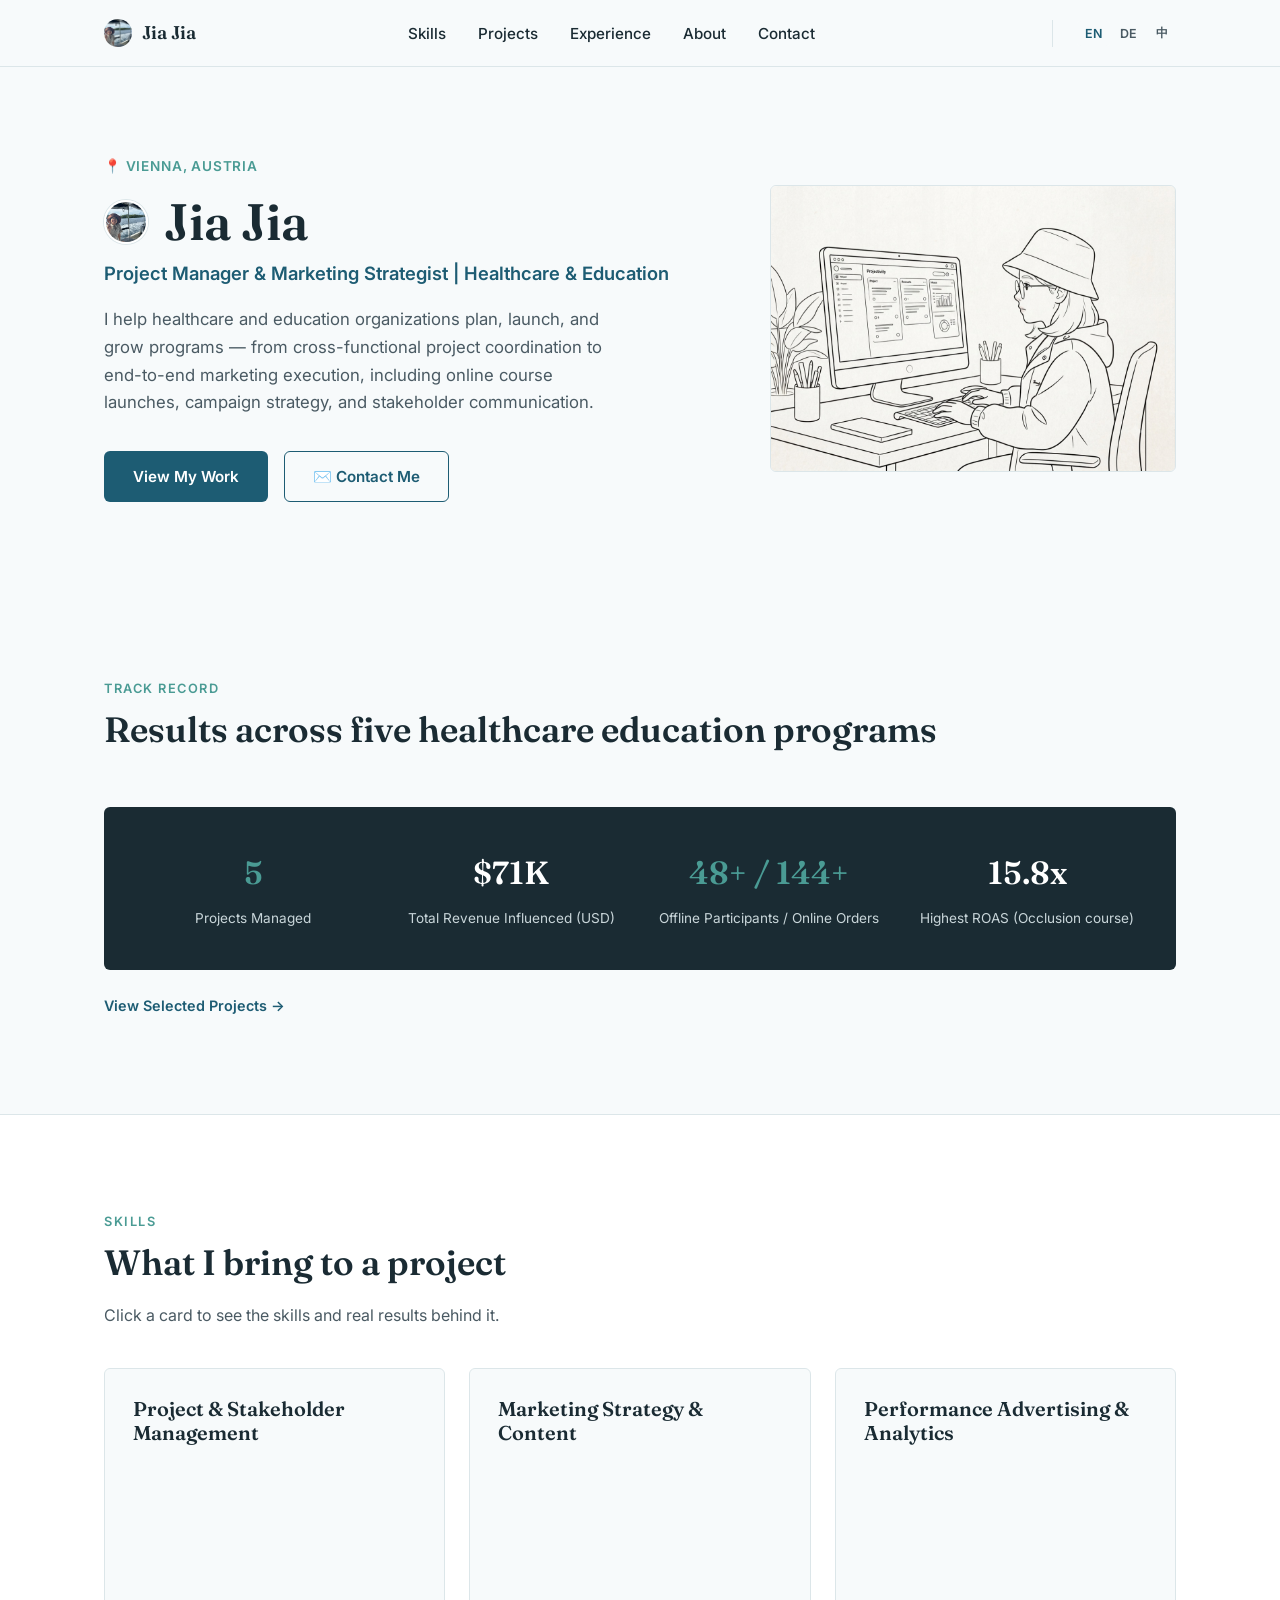
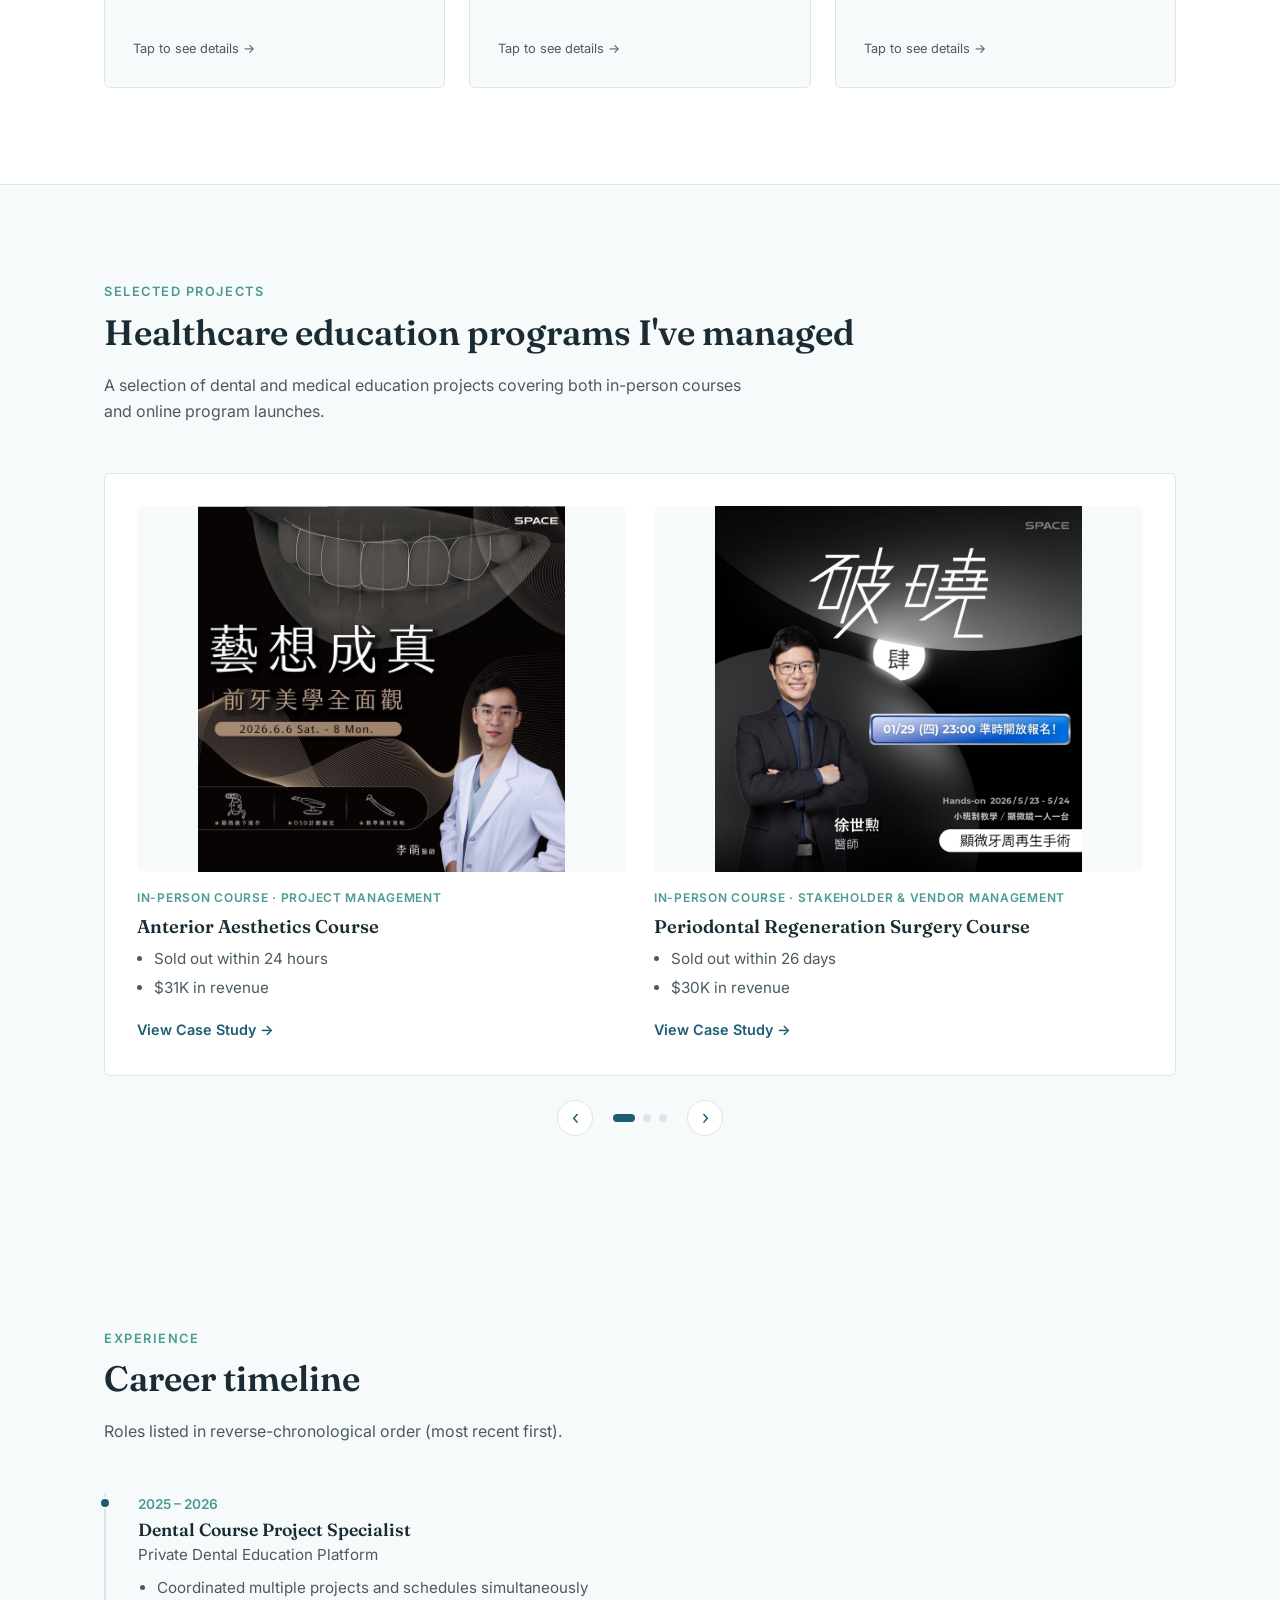
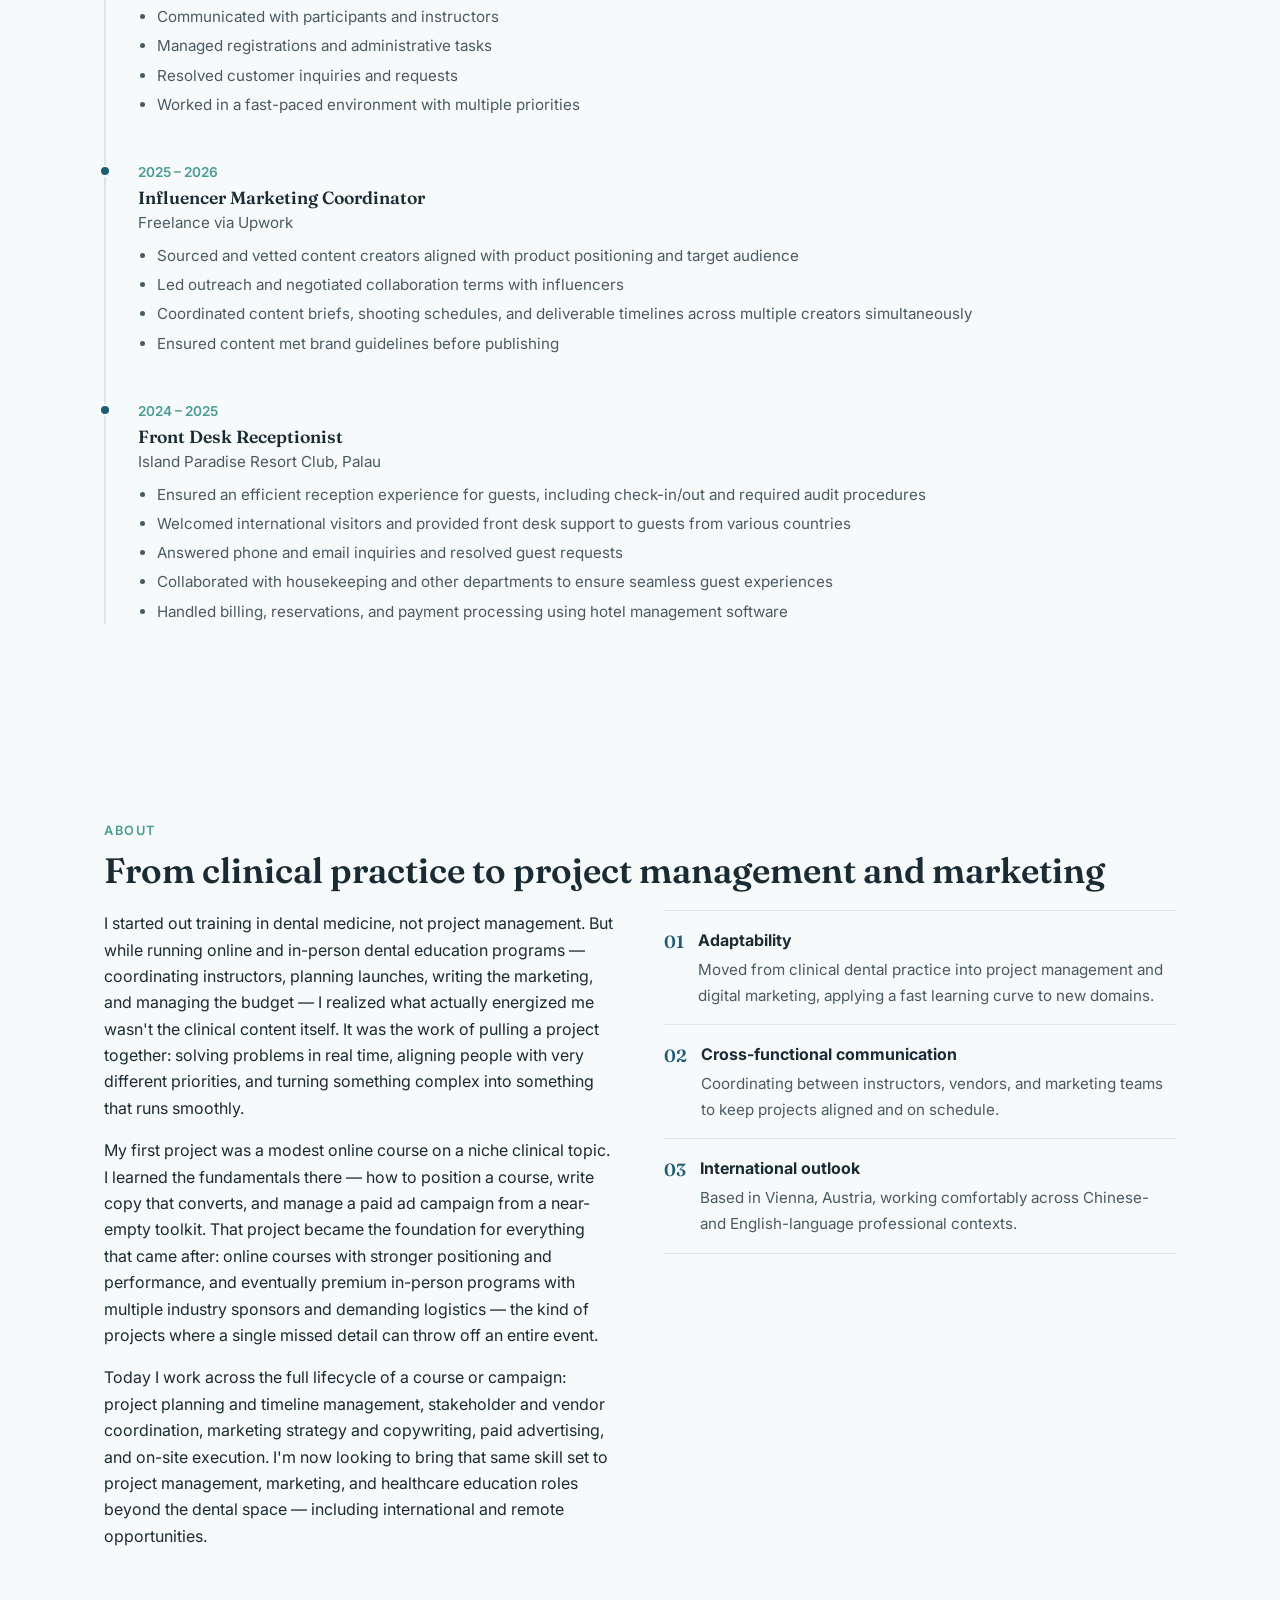
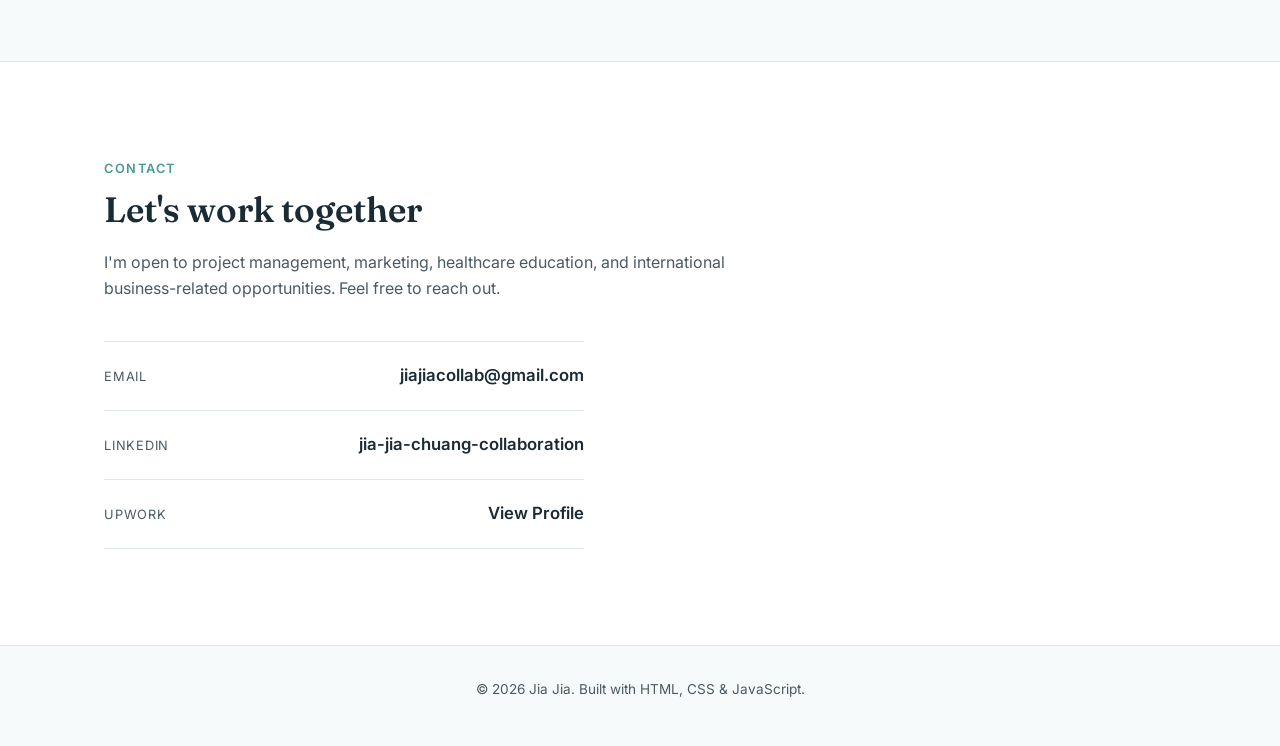
<file: index.html>
<!DOCTYPE html>
<html lang="en">
<head>
<script>document.documentElement.classList.add('js');</script>
<meta charset="UTF-8">
<meta name="viewport" content="width=device-width, initial-scale=1.0">
<title>Jia Jia — Project Manager & Marketing Strategist | Healthcare & Education</title>
<meta name="description" content="Project manager and marketing strategist specializing in healthcare and education programs — from online course launches to campaign strategy and cross-functional coordination.">

<!-- Open Graph / social sharing — PLACEHOLDER: replace og:image with a real 1200x630 image before sharing this link -->
<meta property="og:title" content="Jia Jia — Project Manager & Marketing Strategist">
<meta property="og:description" content="Project manager and marketing strategist specializing in healthcare and education programs.">
<meta property="og:type" content="website">
<meta property="og:image" content="assets/images/hero-illustration.jpg">

<link rel="icon" type="image/svg+xml" href="assets/images/favicon.svg">
<link rel="preconnect" href="https://fonts.googleapis.com">
<link rel="preconnect" href="https://fonts.gstatic.com" crossorigin>
<link href="https://fonts.googleapis.com/css2?family=Fraunces:wght@500;600&family=Inter:wght@400;500;600&display=swap" rel="stylesheet">
<link rel="stylesheet" href="css/style.css">
</head>
<body data-page="home">

<header class="site-header">
  <div class="container">
    <a href="#home" class="site-logo">
      <img src="assets/images/jia-jia-avatar.jpg" alt="" class="site-logo-avatar">
      Jia Jia
    </a>
    <!-- PLACEHOLDER: confirm the name/logo text above — replace "Jia Jia" with your preferred display name -->
    <nav aria-label="Primary">
      <ul class="nav-links">
        <li><a href="#skills" data-i18n="nav.skills">Skills</a></li>
        <li><a href="#projects" data-i18n="nav.projects">Projects</a></li>
        <li><a href="#experience" data-i18n="nav.experience">Experience</a></li>
        <li><a href="#about" data-i18n="nav.about">About</a></li>
        <li><a href="#contact" data-i18n="nav.contact">Contact</a></li>
      </ul>
    </nav>
    <div class="lang-switcher" role="group" aria-label="Language">
      <button class="lang-btn is-active" data-lang="en" aria-pressed="true">EN</button>
      <button class="lang-btn" data-lang="de" aria-pressed="false">DE</button>
      <button class="lang-btn" data-lang="zh" aria-pressed="false">中</button>
    </div>
    <button class="nav-toggle" aria-label="Toggle menu" aria-expanded="false">
      <span></span><span></span><span></span>
    </button>
  </div>
</header>

<main>

  <!-- ============ HERO ============ -->
  <section class="hero" id="home">
    <div class="container">
      <div class="hero-text fade-in">
        <p class="hero-eyebrow" data-i18n="hero.eyebrow">📍 Vienna, Austria</p>
        <div class="hero-name">
          <span class="hero-avatar-wrap">
            <img src="assets/images/jia-jia-avatar.jpg" alt="Jia Jia" class="hero-avatar">
          </span>
          <h1>Jia Jia</h1>
        </div>
        <p class="hero-headline" data-i18n="hero.headline">Project Manager &amp; Marketing Strategist | Healthcare &amp; Education</p>
        <p class="hero-intro" data-i18n="hero.intro">
          I help healthcare and education organizations plan, launch, and grow programs —
          from cross-functional project coordination to end-to-end marketing execution,
          including online course launches, campaign strategy, and stakeholder communication.
        </p>
        <div class="hero-actions">
          <a href="#projects" class="btn btn-primary" data-i18n="hero.btnWork">View My Work</a>
          <a href="#contact" class="btn btn-secondary" data-i18n="hero.btnContact">✉️ Contact Me</a>
        </div>
      </div>
      <div class="hero-photo fade-in">
        <img src="assets/images/hero-illustration.jpg" alt="Illustration of Jia Jia working at a computer on a project management dashboard" width="1200" height="846">
      </div>
    </div>
  </section>

  <!-- ============ TRACK RECORD (stats) ============ -->
  <section id="highlights">
    <div class="container">
      <span class="section-label fade-in" data-i18n="track.label">Track Record</span>
      <h2 class="section-heading fade-in" data-i18n="track.heading">Results across five healthcare education programs</h2>
      <div class="stats-banner fade-in">
        <div class="stat">
          <span class="stat-number">5</span>
          <span class="stat-label" data-i18n="track.stat1Label">Projects Managed</span>
        </div>
        <div class="stat">
          <span class="stat-number">$71K</span>
          <span class="stat-label" data-i18n="track.stat2Label">Total Revenue Influenced (USD)</span>
        </div>
        <div class="stat">
          <span class="stat-number">48+ / 144+</span>
          <span class="stat-label" data-i18n="track.stat3Label">Offline Participants / Online Orders</span>
        </div>
        <div class="stat">
          <span class="stat-number">15.8x</span>
          <span class="stat-label" data-i18n="track.stat4Label">Highest ROAS (Occlusion course)</span>
        </div>
      </div>
      <a href="#projects" class="project-card-link highlights-link fade-in" data-i18n="track.viewProjects">View Selected Projects →</a>
    </div>
  </section>

  <!-- ============ SKILLS ============ -->
  <section class="skills-section" id="skills">
    <div class="container">
      <span class="section-label fade-in" data-i18n="skills.label">Skills</span>
      <h2 class="section-heading fade-in" data-i18n="skills.heading">What I bring to a project</h2>
      <p class="section-intro fade-in" data-i18n="skills.intro">Click a card to see the skills and real results behind it.</p>
      <div class="skills-flip-grid">

        <div class="flip-card fade-in" tabindex="0" role="button" aria-pressed="false" data-i18n-attr="aria-label:skills.card1.ariaLabel" aria-label="Project & Stakeholder Management — click to flip">
          <div class="flip-card-inner">
            <div class="flip-card-front">
              <h3 data-i18n="skills.card1.title">Project &amp; Stakeholder Management</h3>
              <span class="flip-hint" data-i18n="skills.hint">Tap to see details →</span>
            </div>
            <div class="flip-card-back">
              <ul>
                <li data-i18n="skills.card1.bullet1">Project coordination</li>
                <li data-i18n="skills.card1.bullet2">Vendor management</li>
                <li data-i18n="skills.card1.bullet3">Stakeholder communication</li>
              </ul>
              <div class="flip-card-stat">
                <span class="flip-stat-num">$71K</span>
                <span class="flip-stat-label" data-i18n="skills.card1.statLabel">Revenue influenced across 5 managed projects</span>
              </div>
            </div>
          </div>
        </div>

        <div class="flip-card fade-in" tabindex="0" role="button" aria-pressed="false" data-i18n-attr="aria-label:skills.card2.ariaLabel" aria-label="Marketing Strategy & Content — click to flip">
          <div class="flip-card-inner">
            <div class="flip-card-front">
              <h3 data-i18n="skills.card2.title">Marketing Strategy &amp; Content</h3>
              <span class="flip-hint" data-i18n="skills.hint">Tap to see details →</span>
            </div>
            <div class="flip-card-back">
              <ul>
                <li data-i18n="skills.card2.bullet1">Content strategy</li>
                <li data-i18n="skills.card2.bullet2">Landing page copywriting</li>
              </ul>
              <div class="flip-card-stat">
                <span class="flip-stat-num">144+</span>
                <span class="flip-stat-label" data-i18n="skills.card2.statLabel">Online orders from campaigns built from scratch</span>
              </div>
            </div>
          </div>
        </div>

        <div class="flip-card fade-in" tabindex="0" role="button" aria-pressed="false" data-i18n-attr="aria-label:skills.card3.ariaLabel" aria-label="Performance Advertising & Analytics — click to flip">
          <div class="flip-card-inner">
            <div class="flip-card-front">
              <h3 data-i18n="skills.card3.title">Performance Advertising &amp; Analytics</h3>
              <span class="flip-hint" data-i18n="skills.hint">Tap to see details →</span>
            </div>
            <div class="flip-card-back">
              <ul>
                <li data-i18n="skills.card3.bullet1">Meta advertising</li>
                <li data-i18n="skills.card3.bullet2">Campaign planning</li>
                <li data-i18n="skills.card3.bullet3">Data analysis</li>
              </ul>
              <div class="flip-card-stat">
                <span class="flip-stat-num">15.8x</span>
                <span class="flip-stat-label" data-i18n="skills.card3.statLabel">Highest ROAS, across $1.1K total ad spend</span>
              </div>
            </div>
          </div>
        </div>

      </div>
    </div>
  </section>

  <!-- ============ PROJECTS ============ -->
  <section id="projects">
    <div class="container">
      <span class="section-label fade-in" data-i18n="projects.label">Selected Projects</span>
      <h2 class="section-heading fade-in" data-i18n="projects.heading">Healthcare education programs I've managed</h2>
      <p class="section-intro fade-in" data-i18n="projects.intro">
        A selection of dental and medical education projects covering both in-person courses and
        online program launches.
      </p>

      <div class="project-carousel fade-in">
        <div class="carousel-viewport">

          <article class="carousel-slide is-active">
            <div class="carousel-card">
              <div class="carousel-image-wrap">
                <img src="assets/images/projects/anterior-aesthetics-cover-square.jpg" alt="Anterior Aesthetics course banner">
              </div>
              <div class="carousel-card-body">
                <span class="project-card-tag" data-i18n="proj.aa.tag">In-Person Course · Project Management</span>
                <h3 data-i18n="proj.aa.title">Anterior Aesthetics Course</h3>
                <ul class="project-card-highlights">
                  <li data-i18n="proj.aa.h1">Sold out within 24 hours</li>
                  <li data-i18n="proj.aa.h2">$31K in revenue</li>
                </ul>
                <a href="projects/anterior-aesthetics.html" class="project-card-link" data-i18n="common.viewCaseStudy">View Case Study →</a>
              </div>
            </div>
            <div class="carousel-card">
              <div class="carousel-image-wrap">
                <img src="assets/images/projects/periodontal-regeneration-cover-square.jpg" alt="Periodontal Regeneration Surgery Course banner">
              </div>
              <div class="carousel-card-body">
                <span class="project-card-tag" data-i18n="proj.pr.tag">In-Person Course · Stakeholder & Vendor Management</span>
                <h3 data-i18n="proj.pr.title">Periodontal Regeneration Surgery Course</h3>
                <ul class="project-card-highlights">
                  <li data-i18n="proj.pr.h1">Sold out within 26 days</li>
                  <li data-i18n="proj.pr.h2">$30K in revenue</li>
                </ul>
                <a href="projects/periodontal-regeneration.html" class="project-card-link" data-i18n="common.viewCaseStudy">View Case Study →</a>
              </div>
            </div>
          </article>

          <article class="carousel-slide">
            <div class="carousel-card">
              <div class="carousel-image-wrap">
                <img src="assets/images/projects/occlusion-cover-square.jpg" alt="Occlusion course banner">
              </div>
              <div class="carousel-card-body">
                <span class="project-card-tag" data-i18n="proj.oc.tag">Online Course · Marketing & Product Positioning</span>
                <h3 data-i18n="proj.oc.title">Occlusion Online Course</h3>
                <ul class="project-card-highlights">
                  <li data-i18n="proj.oc.h1">15.8x return on ad spend</li>
                  <li data-i18n="proj.oc.h2">$4.0K in revenue</li>
                </ul>
                <a href="projects/occlusion.html" class="project-card-link" data-i18n="common.viewCaseStudy">View Case Study →</a>
              </div>
            </div>
            <div class="carousel-card">
              <div class="carousel-image-wrap">
                <img src="assets/images/projects/dental-trauma-cover-square.jpg" alt="Dental Trauma Guide course banner">
              </div>
              <div class="carousel-card-body">
                <span class="project-card-tag" data-i18n="proj.dt.tag">Online Course · Niche Course Marketing</span>
                <h3 data-i18n="proj.dt.title">Dental Trauma Guide</h3>
                <ul class="project-card-highlights">
                  <li data-i18n="proj.dt.h1">16.5x estimated ROAS</li>
                  <li data-i18n="proj.dt.h2">$3.8K in revenue</li>
                </ul>
                <a href="projects/dental-trauma.html" class="project-card-link" data-i18n="common.viewCaseStudy">View Case Study →</a>
              </div>
            </div>
          </article>

          <article class="carousel-slide">
            <div class="carousel-card">
              <div class="carousel-image-wrap">
                <img src="assets/images/projects/endodontics-cover-square.jpg" alt="Ultrasonic-Assisted Endodontics course banner">
              </div>
              <div class="carousel-card-body">
                <span class="project-card-tag" data-i18n="proj.en.tag">Online Course · Specialized Education Marketing</span>
                <h3 data-i18n="proj.en.title">Ultrasonic-Assisted Endodontics</h3>
                <ul class="project-card-highlights">
                  <li data-i18n="proj.en.h1">52 orders generated</li>
                  <li data-i18n="proj.en.h2">$2.3K in revenue</li>
                </ul>
                <a href="projects/endodontics.html" class="project-card-link" data-i18n="common.viewCaseStudy">View Case Study →</a>
              </div>
            </div>
          </article>

        </div>

        <div class="carousel-controls">
          <button class="carousel-arrow prev" data-i18n-attr="aria-label:common.prevProjects" aria-label="Previous projects">‹</button>
          <div class="carousel-dots">
            <button class="dot is-active" aria-label="Go to slide 1"></button>
            <button class="dot" aria-label="Go to slide 2"></button>
            <button class="dot" aria-label="Go to slide 3"></button>
          </div>
          <button class="carousel-arrow next" data-i18n-attr="aria-label:common.nextProjects" aria-label="Next projects">›</button>
        </div>
      </div>
    </div>
  </section>

  <!-- ============ EXPERIENCE ============ -->
  <section id="experience">
    <div class="container">
      <span class="section-label fade-in" data-i18n="experience.label">Experience</span>
      <h2 class="section-heading fade-in" data-i18n="experience.heading">Career timeline</h2>
      <p class="section-intro fade-in" data-i18n="experience.intro">
        Roles listed in reverse-chronological order (most recent first).
      </p>
      <div class="timeline">
        <div class="timeline-item fade-in">
          <p class="timeline-date">2025 – 2026</p>
          <h3 data-i18n="experience.role1.title">Dental Course Project Specialist</h3>
          <p class="timeline-org" data-i18n="experience.role1.org">Private Dental Education Platform</p>
          <ul>
            <li data-i18n="experience.role1.b1">Coordinated multiple projects and schedules simultaneously</li>
            <li data-i18n="experience.role1.b2">Communicated with participants and instructors</li>
            <li data-i18n="experience.role1.b3">Managed registrations and administrative tasks</li>
            <li data-i18n="experience.role1.b4">Resolved customer inquiries and requests</li>
            <li data-i18n="experience.role1.b5">Worked in a fast-paced environment with multiple priorities</li>
          </ul>
        </div>
        <div class="timeline-item fade-in">
          <p class="timeline-date">2025 – 2026</p>
          <h3 data-i18n="experience.role2.title">Influencer Marketing Coordinator</h3>
          <p class="timeline-org" data-i18n="experience.role2.org">Freelance via Upwork</p>
          <ul>
            <li data-i18n="experience.role2.b1">Sourced and vetted content creators aligned with product positioning and target audience</li>
            <li data-i18n="experience.role2.b2">Led outreach and negotiated collaboration terms with influencers</li>
            <li data-i18n="experience.role2.b3">Coordinated content briefs, shooting schedules, and deliverable timelines across multiple creators simultaneously</li>
            <li data-i18n="experience.role2.b4">Ensured content met brand guidelines before publishing</li>
          </ul>
        </div>
        <div class="timeline-item fade-in">
          <p class="timeline-date">2024 – 2025</p>
          <h3 data-i18n="experience.role3.title">Front Desk Receptionist</h3>
          <p class="timeline-org" data-i18n="experience.role3.org">Island Paradise Resort Club, Palau</p>
          <ul>
            <li data-i18n="experience.role3.b1">Ensured an efficient reception experience for guests, including check-in/out and required audit procedures</li>
            <li data-i18n="experience.role3.b2">Welcomed international visitors and provided front desk support to guests from various countries</li>
            <li data-i18n="experience.role3.b3">Answered phone and email inquiries and resolved guest requests</li>
            <li data-i18n="experience.role3.b4">Collaborated with housekeeping and other departments to ensure seamless guest experiences</li>
            <li data-i18n="experience.role3.b5">Handled billing, reservations, and payment processing using hotel management software</li>
          </ul>
        </div>
      </div>
    </div>
  </section>

  <!-- ============ ABOUT ============ -->
  <section id="about">
    <div class="container">
      <span class="section-label fade-in" data-i18n="about.label">About</span>
      <h2 class="section-heading fade-in" data-i18n="about.heading">From clinical practice to project management and marketing</h2>
      <div class="about-grid">
        <div class="fade-in">
          <p data-i18n="about.p1">
            I started out training in dental medicine, not project management. But while running online and
            in-person dental education programs — coordinating instructors, planning launches, writing the
            marketing, and managing the budget — I realized what actually energized me wasn't the clinical
            content itself. It was the work of pulling a project together: solving problems in real time,
            aligning people with very different priorities, and turning something complex into something
            that runs smoothly.
          </p>
          <p data-i18n="about.p2">
            My first project was a modest online course on a niche clinical topic. I learned the
            fundamentals there — how to position a course, write copy that converts, and manage a paid ad
            campaign from a near-empty toolkit. That project became the foundation for everything that came
            after: online courses with stronger positioning and performance, and eventually premium
            in-person programs with multiple industry sponsors and demanding logistics — the kind of
            projects where a single missed detail can throw off an entire event.
          </p>
          <p data-i18n="about.p3">
            Today I work across the full lifecycle of a course or campaign: project planning and timeline
            management, stakeholder and vendor coordination, marketing strategy and copywriting, paid
            advertising, and on-site execution. I'm now looking to bring that same skill set to project
            management, marketing, and healthcare education roles beyond the dental space — including
            international and remote opportunities.
          </p>
        </div>
        <ul class="highlight-list fade-in">
          <li>
            <span class="highlight-marker">01</span>
            <span class="highlight-text">
              <strong data-i18n="about.h1.title">Adaptability</strong>
              <span data-i18n="about.h1.desc">Moved from clinical dental practice into project management and digital marketing, applying a fast learning curve to new domains.</span>
            </span>
          </li>
          <li>
            <span class="highlight-marker">02</span>
            <span class="highlight-text">
              <strong data-i18n="about.h2.title">Cross-functional communication</strong>
              <span data-i18n="about.h2.desc">Coordinating between instructors, vendors, and marketing teams to keep projects aligned and on schedule.</span>
            </span>
          </li>
          <li>
            <span class="highlight-marker">03</span>
            <span class="highlight-text">
              <strong data-i18n="about.h3.title">International outlook</strong>
              <span data-i18n="about.h3.desc">Based in Vienna, Austria, working comfortably across Chinese- and English-language professional contexts.</span>
            </span>
          </li>
        </ul>
      </div>
    </div>
  </section>

  <!-- ============ CONTACT ============ -->
  <section class="contact-section" id="contact">
    <div class="container">
      <span class="section-label fade-in" data-i18n="contact.label">Contact</span>
      <h2 class="section-heading fade-in" data-i18n="contact.heading">Let's work together</h2>
      <p class="section-intro fade-in" data-i18n="contact.intro">
        I'm open to project management, marketing, healthcare education, and international
        business-related opportunities. Feel free to reach out.
      </p>
      <div class="contact-links fade-in">
        <a href="mailto:jiajiacollab@gmail.com" class="contact-link">
          <span class="contact-link-label" data-i18n="contact.emailLabel">Email</span>
          <span class="contact-link-value">jiajiacollab@gmail.com</span>
        </a>
        <a href="https://www.linkedin.com/in/jia-jia-chuang-collaboration" target="_blank" rel="noopener" class="contact-link">
          <span class="contact-link-label" data-i18n="contact.linkedinLabel">LinkedIn</span>
          <span class="contact-link-value">jia-jia-chuang-collaboration</span>
        </a>
        <a href="https://www.upwork.com/freelancers/~01a3d7b7a0ac24b7c4?mp_source=share" target="_blank" rel="noopener" class="contact-link">
          <span class="contact-link-label" data-i18n="contact.upworkLabel">Upwork</span>
          <span class="contact-link-value" data-i18n="contact.upworkValue">View Profile</span>
        </a>
      </div>
    </div>
  </section>

</main>

<footer class="site-footer">
  <div class="container">
    <p data-i18n="footer.copyright">&copy; 2026 Jia Jia. Built with HTML, CSS &amp; JavaScript.</p>
  </div>
</footer>

<script src="js/i18n.js"></script>
<script src="js/main.js"></script>
</body>
</html>
</file>
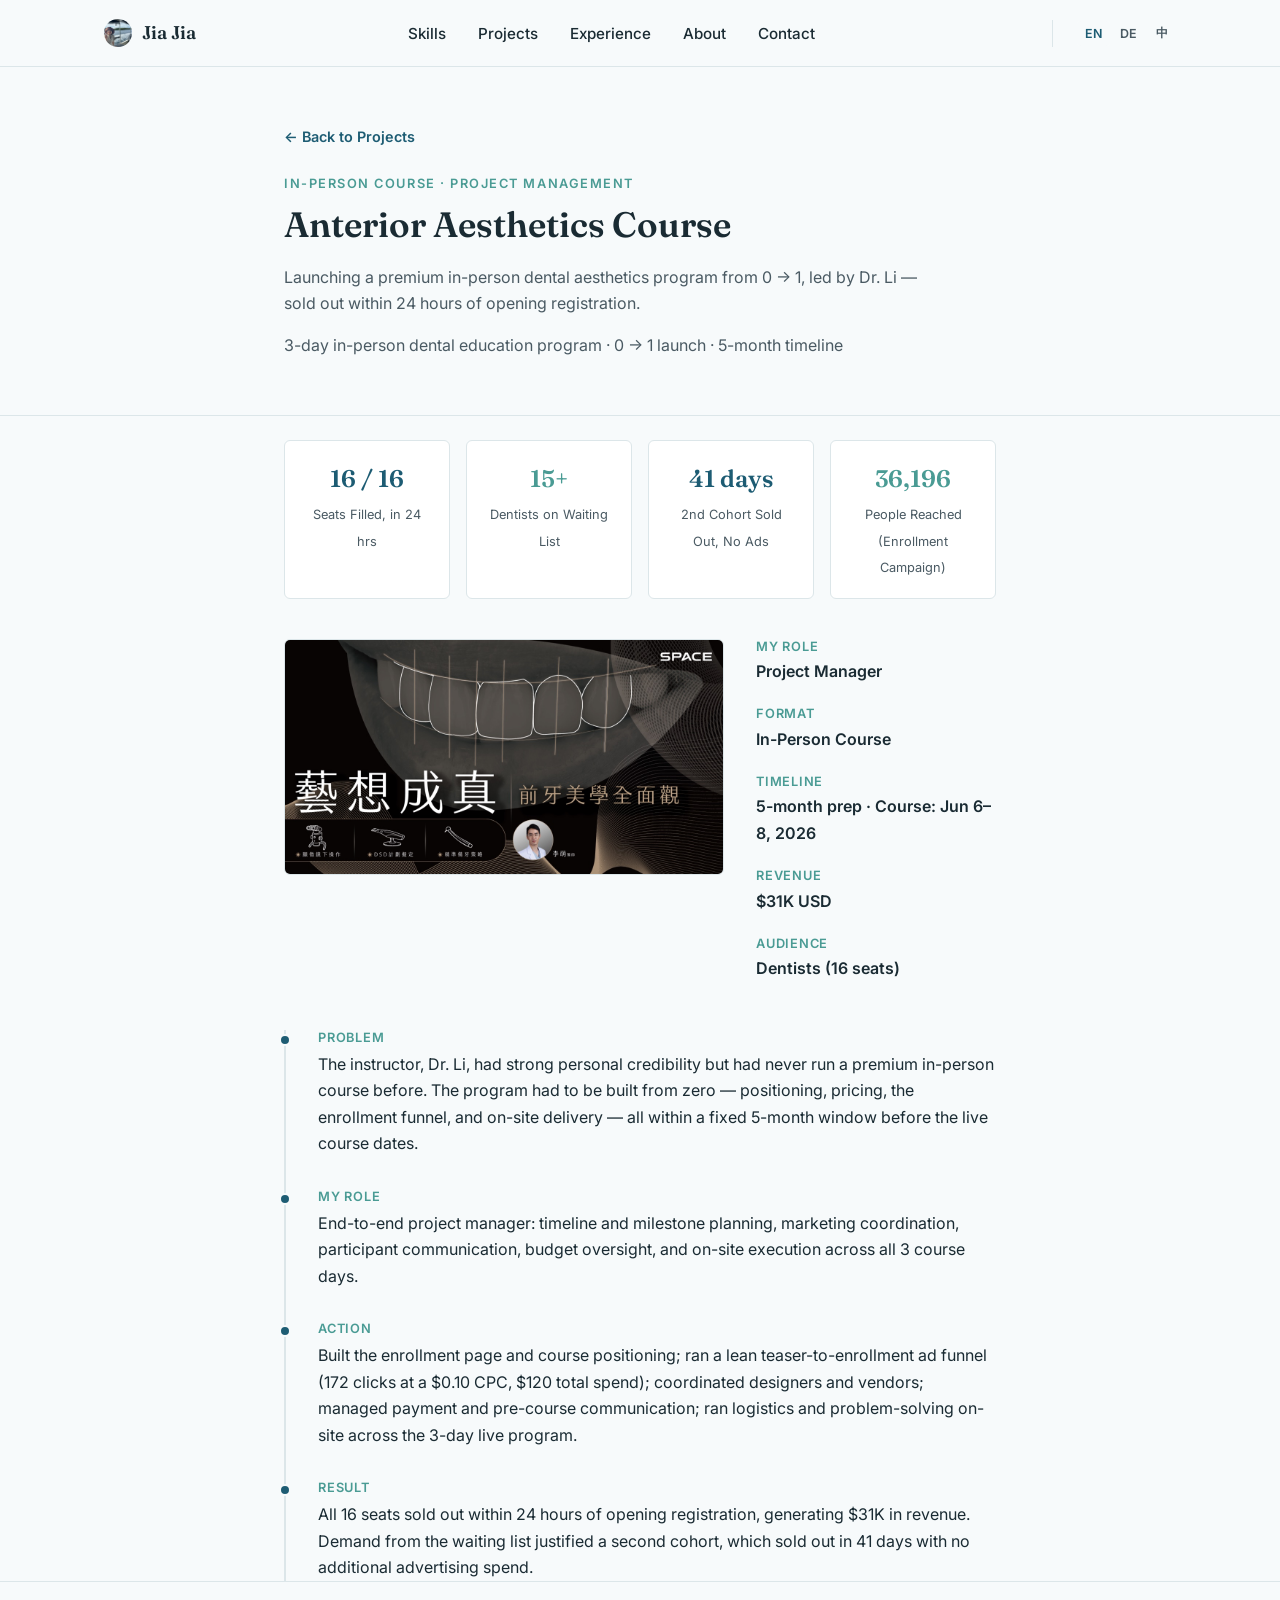
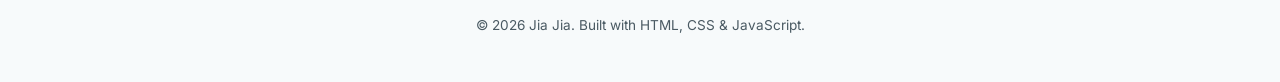
<file: projects/anterior-aesthetics.html>
<!DOCTYPE html>
<html lang="en">
<head>
<script>document.documentElement.classList.add('js');</script>
<meta charset="UTF-8">
<meta name="viewport" content="width=device-width, initial-scale=1.0">
<title>Anterior Aesthetics Course — Case Study | Jia Jia</title>
<meta name="description" content="Case study: project management of the Anterior Aesthetics in-person dental course, sold out within 24 hours, generating $31K USD in revenue.">
<link rel="icon" type="image/svg+xml" href="../assets/images/favicon.svg">
<link rel="preconnect" href="https://fonts.googleapis.com">
<link rel="preconnect" href="https://fonts.gstatic.com" crossorigin>
<link href="https://fonts.googleapis.com/css2?family=Fraunces:wght@500;600&family=Inter:wght@400;500;600&display=swap" rel="stylesheet">
<link rel="stylesheet" href="../css/style.css">
</head>
<body data-page="aa">

<header class="site-header">
  <div class="container">
    <a href="../index.html#home" class="site-logo">
      <img src="../assets/images/jia-jia-avatar.jpg" alt="" class="site-logo-avatar">
      Jia Jia
    </a>
    <nav aria-label="Primary">
      <ul class="nav-links">
        <li><a href="../index.html#skills" data-i18n="nav.skills">Skills</a></li>
        <li><a href="../index.html#projects" data-i18n="nav.projects">Projects</a></li>
        <li><a href="../index.html#experience" data-i18n="nav.experience">Experience</a></li>
        <li><a href="../index.html#about" data-i18n="nav.about">About</a></li>
        <li><a href="../index.html#contact" data-i18n="nav.contact">Contact</a></li>
      </ul>
    </nav>
    <div class="lang-switcher" role="group" aria-label="Language">
      <button class="lang-btn is-active" data-lang="en" aria-pressed="true">EN</button>
      <button class="lang-btn" data-lang="de" aria-pressed="false">DE</button>
      <button class="lang-btn" data-lang="zh" aria-pressed="false">中</button>
    </div>
    <button class="nav-toggle" aria-label="Toggle menu" aria-expanded="false">
      <span></span><span></span><span></span>
    </button>
  </div>
</header>

<main class="case-page">
  <section class="case-hero">
    <div class="container">
      <a href="../index.html#projects" class="back-link" data-i18n="common.backToProjects">← Back to Projects</a>
      <span class="section-label" data-i18n="proj.aa.tag">In-Person Course · Project Management</span>
      <h1 class="section-heading" data-i18n="proj.aa.title">Anterior Aesthetics Course</h1>
      <p class="section-intro" data-i18n="aa.subtitle1">Launching a premium in-person dental aesthetics program from 0 → 1, led by Dr. Li — sold out within 24 hours of opening registration.</p>
      <p class="section-intro" style="margin-top:8px;" data-i18n="aa.subtitle2">3-day in-person dental education program · 0 → 1 launch · 5-month timeline</p>
    </div>
  </section>

  <div class="container">
    <div class="case-narrative">
      <div class="results-highlight">
        <div class="result-box">
          <span class="num">16 / 16</span>
          <span class="label" data-i18n="aa.stat1">Seats Filled, in 24 hrs</span>
        </div>
        <div class="result-box">
          <span class="num">15+</span>
          <span class="label" data-i18n="aa.stat2">Dentists on Waiting List</span>
        </div>
        <div class="result-box">
          <span class="num">41 days</span>
          <span class="label" data-i18n="aa.stat3">2nd Cohort Sold Out, No Ads</span>
        </div>
        <div class="result-box">
          <span class="num">36,196</span>
          <span class="label" data-i18n="aa.stat4">People Reached (Enrollment Campaign)</span>
        </div>
      </div>
    </div>

    <div class="case-cover-row">
      <div class="case-cover">
        <img src="../assets/images/projects/anterior-aesthetics-cover.jpg" alt="Anterior Aesthetics course banner">
      </div>
      <div class="case-meta-list">
        <div class="case-meta-item">
          <h4 data-i18n="common.myRole">My Role</h4>
          <p data-i18n="aa.metaRole">Project Manager</p>
        </div>
        <div class="case-meta-item">
          <h4 data-i18n="common.format">Format</h4>
          <p data-i18n="aa.metaFormat">In-Person Course</p>
        </div>
        <div class="case-meta-item">
          <h4 data-i18n="common.timeline">Timeline</h4>
          <p data-i18n="aa.metaTimeline">5-month prep · Course: Jun 6–8, 2026</p>
        </div>
        <div class="case-meta-item">
          <h4 data-i18n="common.revenue">Revenue</h4>
          <p>$31K USD</p>
        </div>
        <div class="case-meta-item">
          <h4 data-i18n="common.audience">Audience</h4>
          <p data-i18n="aa.metaAudience">Dentists (16 seats)</p>
        </div>
      </div>
    </div>

    <div class="case-narrative">
      <div class="story-timeline">
        <div class="story-item">
          <h3 data-i18n="common.problem">Problem</h3>
          <p data-i18n="aa.problem">The instructor, Dr. Li, had strong personal credibility but had never run a premium in-person course before. The program had to be built from zero — positioning, pricing, the enrollment funnel, and on-site delivery — all within a fixed 5-month window before the live course dates.</p>
        </div>
        <div class="story-item">
          <h3 data-i18n="common.myRole">My Role</h3>
          <p data-i18n="aa.myRole">End-to-end project manager: timeline and milestone planning, marketing coordination, participant communication, budget oversight, and on-site execution across all 3 course days.</p>
        </div>
        <div class="story-item">
          <h3 data-i18n="common.action">Action</h3>
          <p data-i18n="aa.action">Built the enrollment page and course positioning; ran a lean teaser-to-enrollment ad funnel (172 clicks at a $0.10 CPC, $120 total spend); coordinated designers and vendors; managed payment and pre-course communication; ran logistics and problem-solving on-site across the 3-day live program.</p>
        </div>
        <div class="story-item">
          <h3 data-i18n="common.result">Result</h3>
          <p data-i18n="aa.result">All 16 seats sold out within 24 hours of opening registration, generating $31K in revenue. Demand from the waiting list justified a second cohort, which sold out in 41 days with no additional advertising spend.</p>
        </div>
      </div>
    </div>
  </div>
</main>

<footer class="site-footer">
  <div class="container">
    <p data-i18n="footer.copyright">&copy; 2026 Jia Jia. Built with HTML, CSS &amp; JavaScript.</p>
  </div>
</footer>

<script src="../js/i18n.js"></script>
<script src="../js/main.js"></script>
</body>
</html>
</file>
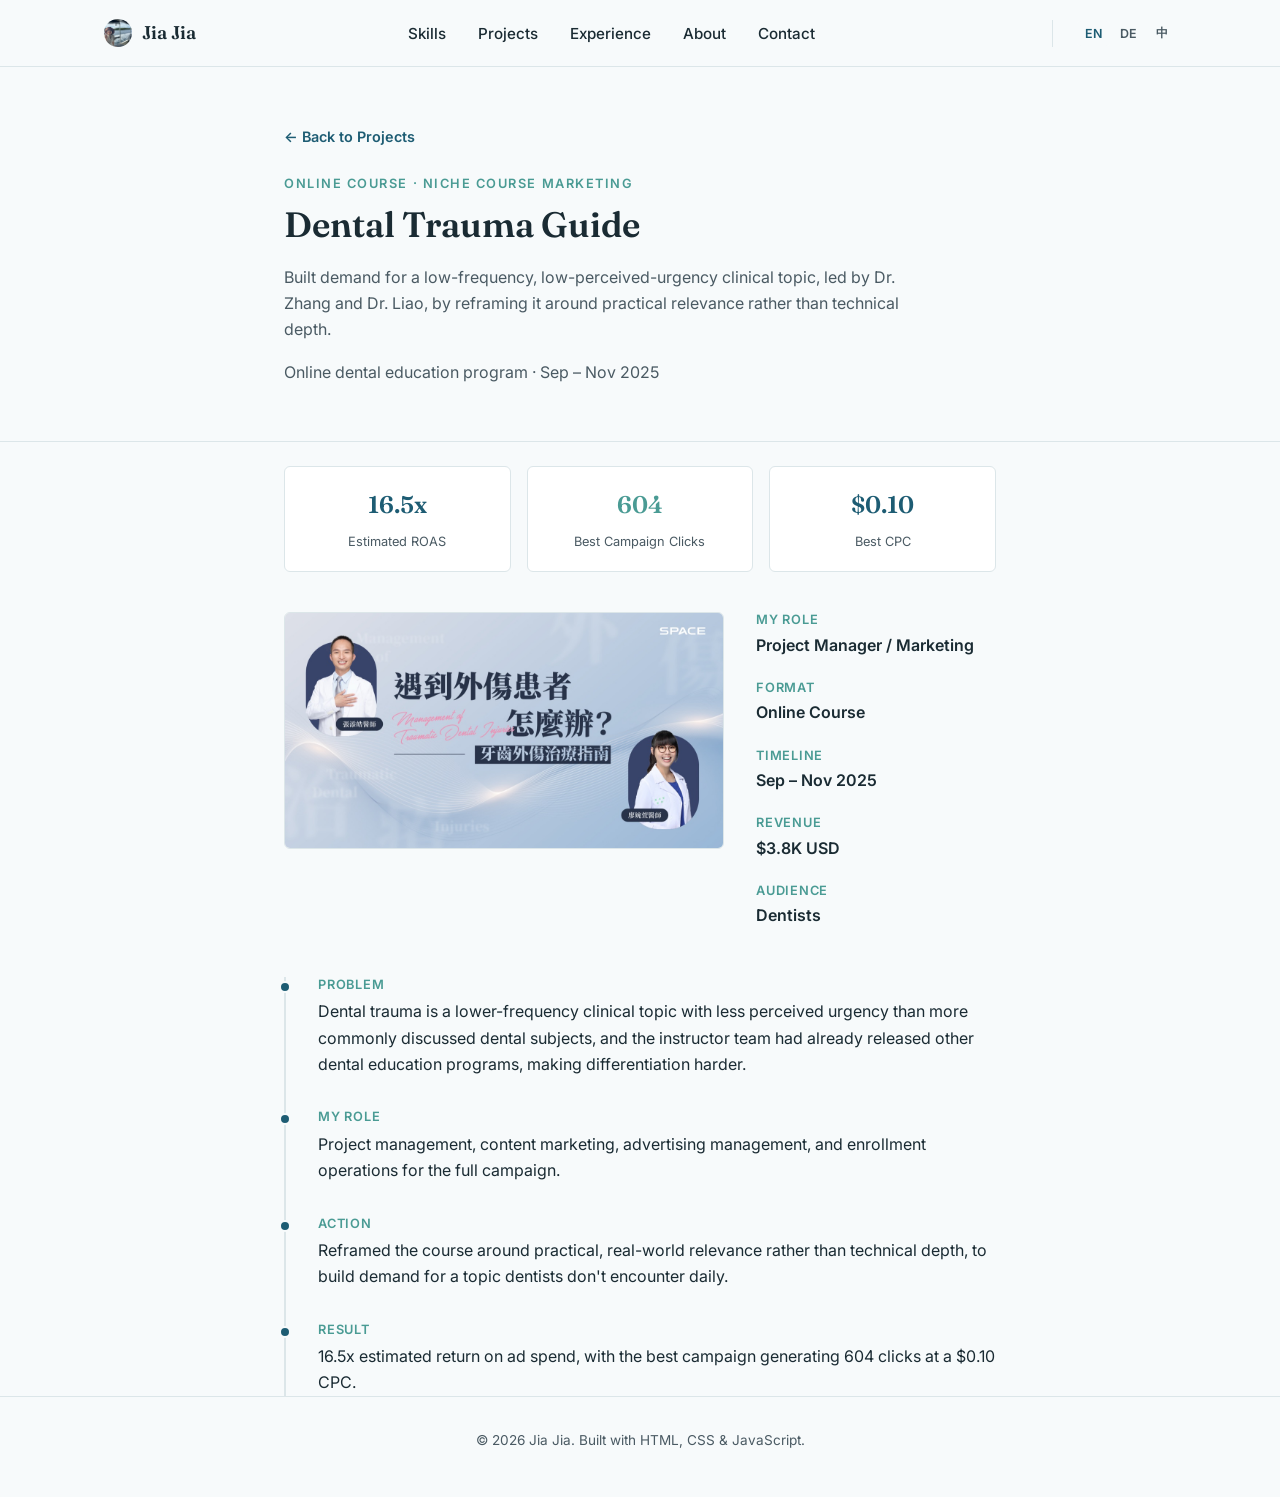
<file: projects/dental-trauma.html>
<!DOCTYPE html>
<html lang="en">
<head>
<script>document.documentElement.classList.add('js');</script>
<meta charset="UTF-8">
<meta name="viewport" content="width=device-width, initial-scale=1.0">
<title>Dental Trauma Guide — Case Study | Jia Jia</title>
<meta name="description" content="Case study: building demand for a low-frequency, low-perceived-urgency clinical topic, achieving a 16.5x estimated return on ad spend.">
<link rel="icon" type="image/svg+xml" href="../assets/images/favicon.svg">
<link rel="preconnect" href="https://fonts.googleapis.com">
<link rel="preconnect" href="https://fonts.gstatic.com" crossorigin>
<link href="https://fonts.googleapis.com/css2?family=Fraunces:wght@500;600&family=Inter:wght@400;500;600&display=swap" rel="stylesheet">
<link rel="stylesheet" href="../css/style.css">
</head>
<body data-page="dt">

<header class="site-header">
  <div class="container">
    <a href="../index.html#home" class="site-logo">
      <img src="../assets/images/jia-jia-avatar.jpg" alt="" class="site-logo-avatar">
      Jia Jia
    </a>
    <nav aria-label="Primary">
      <ul class="nav-links">
        <li><a href="../index.html#skills" data-i18n="nav.skills">Skills</a></li>
        <li><a href="../index.html#projects" data-i18n="nav.projects">Projects</a></li>
        <li><a href="../index.html#experience" data-i18n="nav.experience">Experience</a></li>
        <li><a href="../index.html#about" data-i18n="nav.about">About</a></li>
        <li><a href="../index.html#contact" data-i18n="nav.contact">Contact</a></li>
      </ul>
    </nav>
    <div class="lang-switcher" role="group" aria-label="Language">
      <button class="lang-btn is-active" data-lang="en" aria-pressed="true">EN</button>
      <button class="lang-btn" data-lang="de" aria-pressed="false">DE</button>
      <button class="lang-btn" data-lang="zh" aria-pressed="false">中</button>
    </div>
    <button class="nav-toggle" aria-label="Toggle menu" aria-expanded="false">
      <span></span><span></span><span></span>
    </button>
  </div>
</header>

<main class="case-page">
  <section class="case-hero">
    <div class="container">
      <a href="../index.html#projects" class="back-link" data-i18n="common.backToProjects">← Back to Projects</a>
      <span class="section-label" data-i18n="proj.dt.tag">Online Course · Niche Course Marketing</span>
      <h1 class="section-heading" data-i18n="proj.dt.title">Dental Trauma Guide</h1>
      <p class="section-intro" data-i18n="dt.subtitle1">Built demand for a low-frequency, low-perceived-urgency clinical topic, led by Dr. Zhang and Dr. Liao, by reframing it around practical relevance rather than technical depth.</p>
      <p class="section-intro" style="margin-top:8px;" data-i18n="dt.subtitle2">Online dental education program · Sep – Nov 2025</p>
    </div>
  </section>

  <div class="container">
    <div class="case-narrative">
      <div class="results-highlight">
        <div class="result-box">
          <span class="num">16.5x</span>
          <span class="label" data-i18n="dt.stat1">Estimated ROAS</span>
        </div>
        <div class="result-box">
          <span class="num">604</span>
          <span class="label" data-i18n="dt.stat2">Best Campaign Clicks</span>
        </div>
        <div class="result-box">
          <span class="num">$0.10</span>
          <span class="label" data-i18n="dt.stat3">Best CPC</span>
        </div>
      </div>
    </div>

    <div class="case-cover-row">
      <div class="case-cover">
        <img src="../assets/images/projects/dental-trauma-cover.jpg" alt="Dental Trauma Guide course banner">
      </div>
      <div class="case-meta-list">
        <div class="case-meta-item">
          <h4 data-i18n="common.myRole">My Role</h4>
          <p data-i18n="dt.metaRole">Project Manager / Marketing</p>
        </div>
        <div class="case-meta-item">
          <h4 data-i18n="common.format">Format</h4>
          <p data-i18n="dt.metaFormat">Online Course</p>
        </div>
        <div class="case-meta-item">
          <h4 data-i18n="common.timeline">Timeline</h4>
          <p>Sep – Nov 2025</p>
        </div>
        <div class="case-meta-item">
          <h4 data-i18n="common.revenue">Revenue</h4>
          <p>$3.8K USD</p>
        </div>
        <div class="case-meta-item">
          <h4 data-i18n="common.audience">Audience</h4>
          <p data-i18n="dt.metaAudience">Dentists</p>
        </div>
      </div>
    </div>

    <div class="case-narrative">
      <div class="story-timeline">
        <div class="story-item">
          <h3 data-i18n="common.problem">Problem</h3>
          <p data-i18n="dt.problem">Dental trauma is a lower-frequency clinical topic with less perceived urgency than more commonly discussed dental subjects, and the instructor team had already released other dental education programs, making differentiation harder.</p>
        </div>
        <div class="story-item">
          <h3 data-i18n="common.myRole">My Role</h3>
          <p data-i18n="dt.myRole">Project management, content marketing, advertising management, and enrollment operations for the full campaign.</p>
        </div>
        <div class="story-item">
          <h3 data-i18n="common.action">Action</h3>
          <p data-i18n="dt.action">Reframed the course around practical, real-world relevance rather than technical depth, to build demand for a topic dentists don't encounter daily.</p>
        </div>
        <div class="story-item">
          <h3 data-i18n="common.result">Result</h3>
          <p data-i18n="dt.result">16.5x estimated return on ad spend, with the best campaign generating 604 clicks at a $0.10 CPC.</p>
        </div>
      </div>
    </div>
  </div>
</main>

<footer class="site-footer">
  <div class="container">
    <p data-i18n="footer.copyright">&copy; 2026 Jia Jia. Built with HTML, CSS &amp; JavaScript.</p>
  </div>
</footer>

<script src="../js/i18n.js"></script>
<script src="../js/main.js"></script>
</body>
</html>
</file>
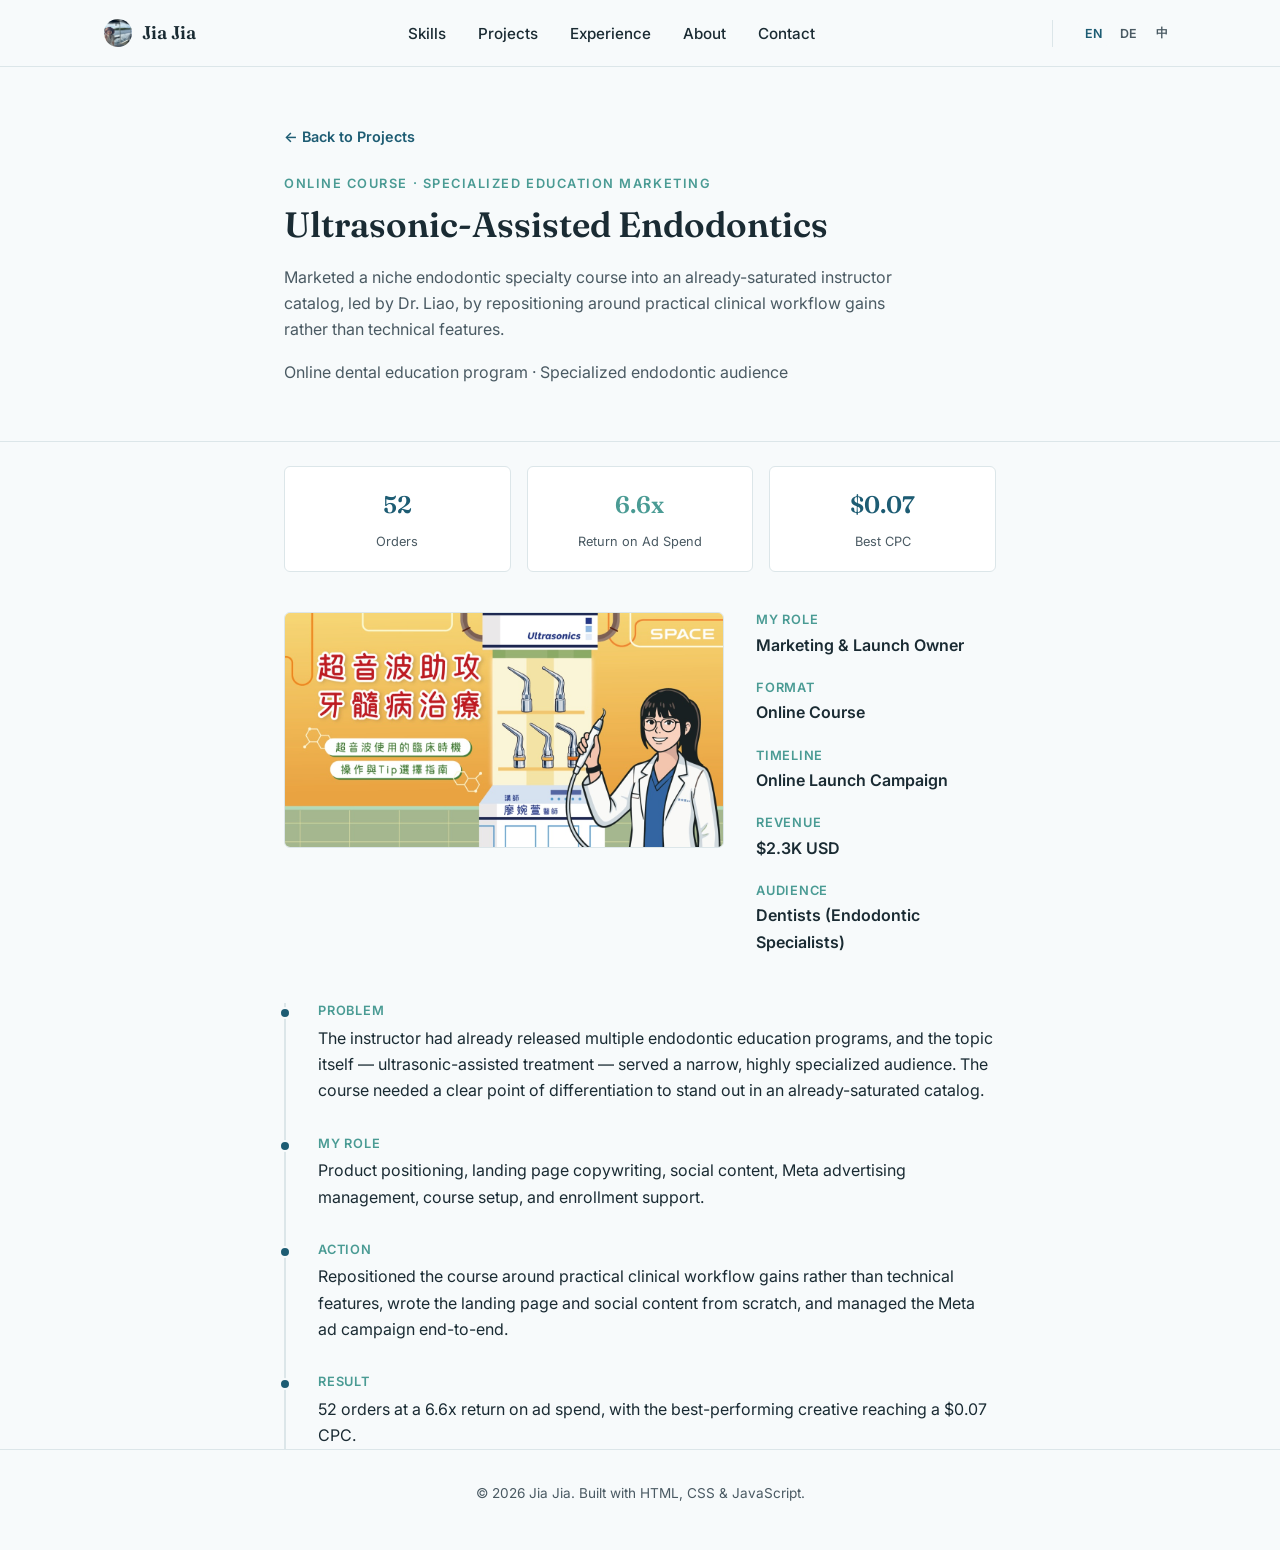
<file: projects/endodontics.html>
<!DOCTYPE html>
<html lang="en">
<head>
<script>document.documentElement.classList.add('js');</script>
<meta charset="UTF-8">
<meta name="viewport" content="width=device-width, initial-scale=1.0">
<title>Ultrasonic-Assisted Endodontics — Case Study | Jia Jia</title>
<meta name="description" content="Case study: marketing a niche endodontic specialty course into an already-saturated instructor catalog, achieving a 6.6x return on ad spend.">
<link rel="icon" type="image/svg+xml" href="../assets/images/favicon.svg">
<link rel="preconnect" href="https://fonts.googleapis.com">
<link rel="preconnect" href="https://fonts.gstatic.com" crossorigin>
<link href="https://fonts.googleapis.com/css2?family=Fraunces:wght@500;600&family=Inter:wght@400;500;600&display=swap" rel="stylesheet">
<link rel="stylesheet" href="../css/style.css">
</head>
<body data-page="en">

<header class="site-header">
  <div class="container">
    <a href="../index.html#home" class="site-logo">
      <img src="../assets/images/jia-jia-avatar.jpg" alt="" class="site-logo-avatar">
      Jia Jia
    </a>
    <nav aria-label="Primary">
      <ul class="nav-links">
        <li><a href="../index.html#skills" data-i18n="nav.skills">Skills</a></li>
        <li><a href="../index.html#projects" data-i18n="nav.projects">Projects</a></li>
        <li><a href="../index.html#experience" data-i18n="nav.experience">Experience</a></li>
        <li><a href="../index.html#about" data-i18n="nav.about">About</a></li>
        <li><a href="../index.html#contact" data-i18n="nav.contact">Contact</a></li>
      </ul>
    </nav>
    <div class="lang-switcher" role="group" aria-label="Language">
      <button class="lang-btn is-active" data-lang="en" aria-pressed="true">EN</button>
      <button class="lang-btn" data-lang="de" aria-pressed="false">DE</button>
      <button class="lang-btn" data-lang="zh" aria-pressed="false">中</button>
    </div>
    <button class="nav-toggle" aria-label="Toggle menu" aria-expanded="false">
      <span></span><span></span><span></span>
    </button>
  </div>
</header>

<main class="case-page">
  <section class="case-hero">
    <div class="container">
      <a href="../index.html#projects" class="back-link" data-i18n="common.backToProjects">← Back to Projects</a>
      <span class="section-label" data-i18n="proj.en.tag">Online Course · Specialized Education Marketing</span>
      <h1 class="section-heading" data-i18n="proj.en.title">Ultrasonic-Assisted Endodontics</h1>
      <p class="section-intro" data-i18n="en.subtitle1">Marketed a niche endodontic specialty course into an already-saturated instructor catalog, led by Dr. Liao, by repositioning around practical clinical workflow gains rather than technical features.</p>
      <p class="section-intro" style="margin-top:8px;" data-i18n="en.subtitle2">Online dental education program · Specialized endodontic audience</p>
    </div>
  </section>

  <div class="container">
    <div class="case-narrative">
      <div class="results-highlight">
        <div class="result-box">
          <span class="num">52</span>
          <span class="label" data-i18n="en.stat1">Orders</span>
        </div>
        <div class="result-box">
          <span class="num">6.6x</span>
          <span class="label" data-i18n="en.stat2">Return on Ad Spend</span>
        </div>
        <div class="result-box">
          <span class="num">$0.07</span>
          <span class="label" data-i18n="en.stat3">Best CPC</span>
        </div>
      </div>
    </div>

    <div class="case-cover-row">
      <div class="case-cover">
        <img src="../assets/images/projects/endodontics-cover.jpg" alt="Ultrasonic-Assisted Endodontics course banner">
      </div>
      <div class="case-meta-list">
        <div class="case-meta-item">
          <h4 data-i18n="common.myRole">My Role</h4>
          <p data-i18n="en.metaRole">Marketing &amp; Launch Owner</p>
        </div>
        <div class="case-meta-item">
          <h4 data-i18n="common.format">Format</h4>
          <p data-i18n="en.metaFormat">Online Course</p>
        </div>
        <div class="case-meta-item">
          <h4 data-i18n="common.timeline">Timeline</h4>
          <p data-i18n="en.metaTimeline">Online Launch Campaign</p>
        </div>
        <div class="case-meta-item">
          <h4 data-i18n="common.revenue">Revenue</h4>
          <p>$2.3K USD</p>
        </div>
        <div class="case-meta-item">
          <h4 data-i18n="common.audience">Audience</h4>
          <p data-i18n="en.metaAudience">Dentists (Endodontic Specialists)</p>
        </div>
      </div>
    </div>

    <div class="case-narrative">
      <div class="story-timeline">
        <div class="story-item">
          <h3 data-i18n="common.problem">Problem</h3>
          <p data-i18n="en.problem">The instructor had already released multiple endodontic education programs, and the topic itself — ultrasonic-assisted treatment — served a narrow, highly specialized audience. The course needed a clear point of differentiation to stand out in an already-saturated catalog.</p>
        </div>
        <div class="story-item">
          <h3 data-i18n="common.myRole">My Role</h3>
          <p data-i18n="en.myRole">Product positioning, landing page copywriting, social content, Meta advertising management, course setup, and enrollment support.</p>
        </div>
        <div class="story-item">
          <h3 data-i18n="common.action">Action</h3>
          <p data-i18n="en.action">Repositioned the course around practical clinical workflow gains rather than technical features, wrote the landing page and social content from scratch, and managed the Meta ad campaign end-to-end.</p>
        </div>
        <div class="story-item">
          <h3 data-i18n="common.result">Result</h3>
          <p data-i18n="en.result">52 orders at a 6.6x return on ad spend, with the best-performing creative reaching a $0.07 CPC.</p>
        </div>
      </div>
    </div>
  </div>
</main>

<footer class="site-footer">
  <div class="container">
    <p data-i18n="footer.copyright">&copy; 2026 Jia Jia. Built with HTML, CSS &amp; JavaScript.</p>
  </div>
</footer>

<script src="../js/i18n.js"></script>
<script src="../js/main.js"></script>
</body>
</html>
</file>
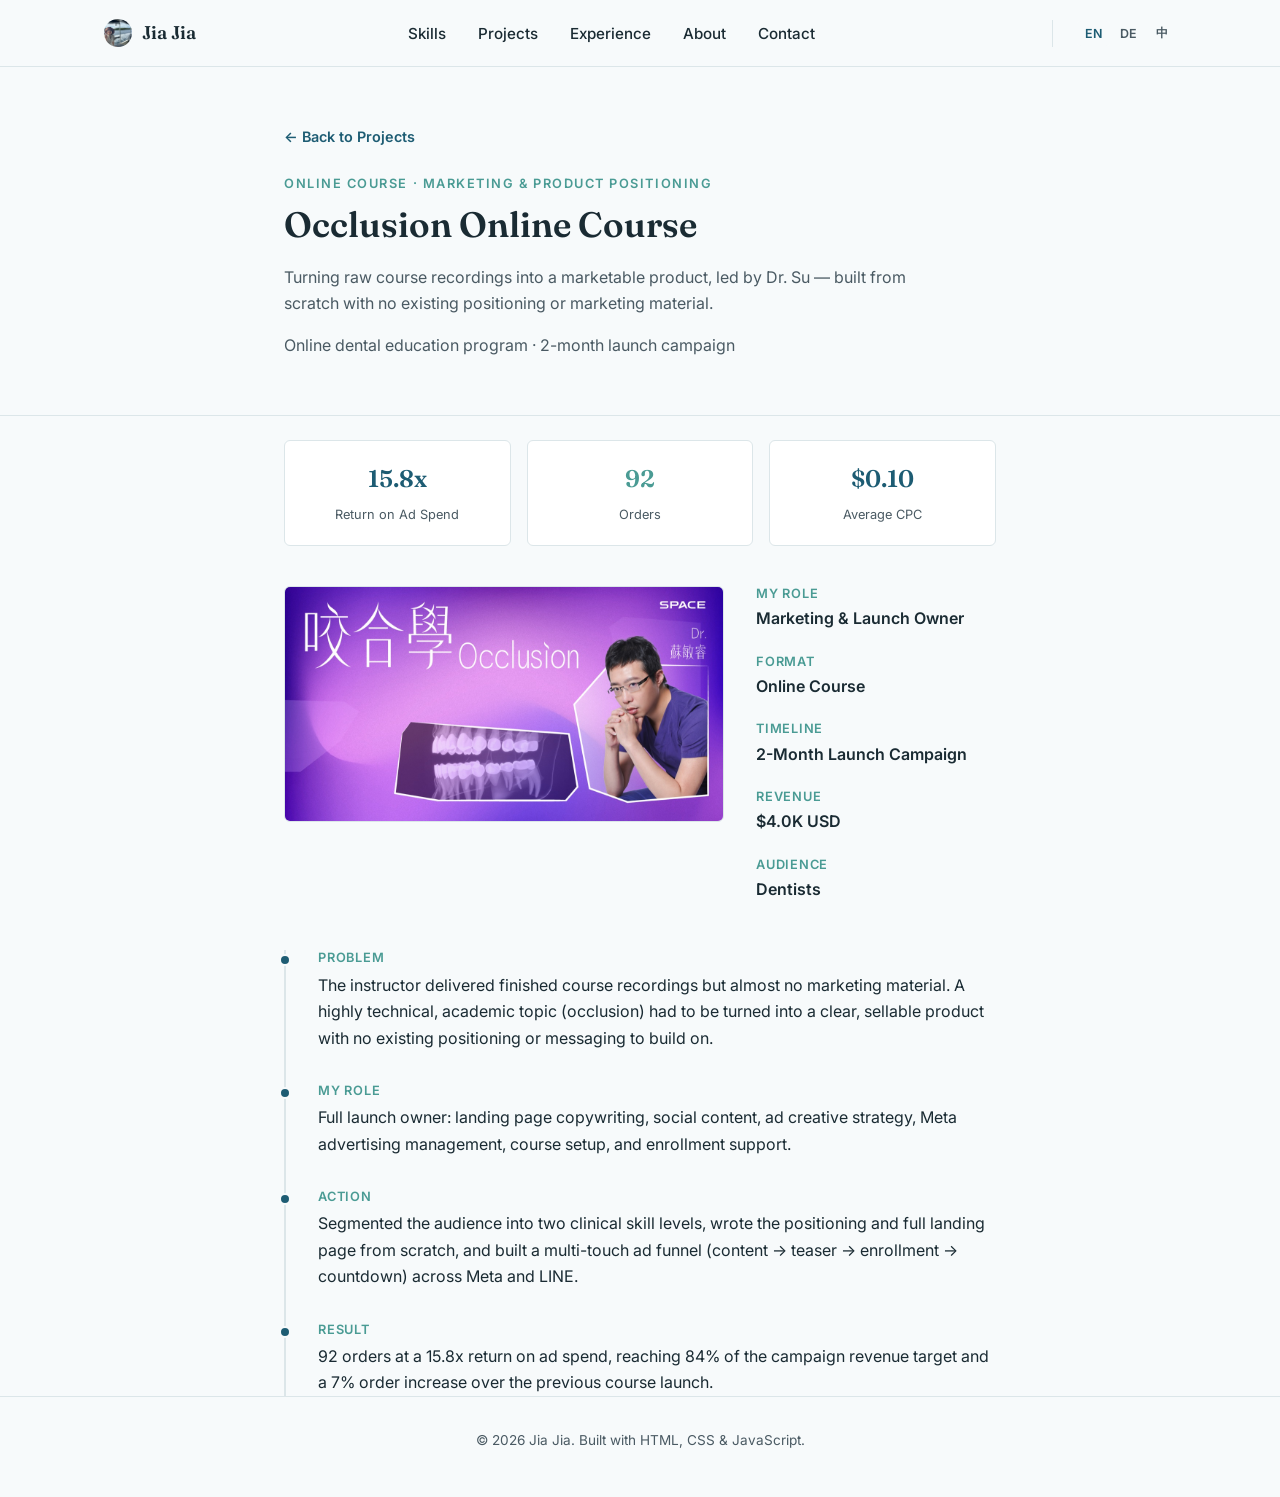
<file: projects/occlusion.html>
<!DOCTYPE html>
<html lang="en">
<head>
<script>document.documentElement.classList.add('js');</script>
<meta charset="UTF-8">
<meta name="viewport" content="width=device-width, initial-scale=1.0">
<title>Occlusion Online Course — Case Study | Jia Jia</title>
<meta name="description" content="Case study: turning raw course recordings into a marketable online dental education product, achieving a 15.8x return on ad spend.">
<link rel="icon" type="image/svg+xml" href="../assets/images/favicon.svg">
<link rel="preconnect" href="https://fonts.googleapis.com">
<link rel="preconnect" href="https://fonts.gstatic.com" crossorigin>
<link href="https://fonts.googleapis.com/css2?family=Fraunces:wght@500;600&family=Inter:wght@400;500;600&display=swap" rel="stylesheet">
<link rel="stylesheet" href="../css/style.css">
</head>
<body data-page="oc">

<header class="site-header">
  <div class="container">
    <a href="../index.html#home" class="site-logo">
      <img src="../assets/images/jia-jia-avatar.jpg" alt="" class="site-logo-avatar">
      Jia Jia
    </a>
    <nav aria-label="Primary">
      <ul class="nav-links">
        <li><a href="../index.html#skills" data-i18n="nav.skills">Skills</a></li>
        <li><a href="../index.html#projects" data-i18n="nav.projects">Projects</a></li>
        <li><a href="../index.html#experience" data-i18n="nav.experience">Experience</a></li>
        <li><a href="../index.html#about" data-i18n="nav.about">About</a></li>
        <li><a href="../index.html#contact" data-i18n="nav.contact">Contact</a></li>
      </ul>
    </nav>
    <div class="lang-switcher" role="group" aria-label="Language">
      <button class="lang-btn is-active" data-lang="en" aria-pressed="true">EN</button>
      <button class="lang-btn" data-lang="de" aria-pressed="false">DE</button>
      <button class="lang-btn" data-lang="zh" aria-pressed="false">中</button>
    </div>
    <button class="nav-toggle" aria-label="Toggle menu" aria-expanded="false">
      <span></span><span></span><span></span>
    </button>
  </div>
</header>

<main class="case-page">
  <section class="case-hero">
    <div class="container">
      <a href="../index.html#projects" class="back-link" data-i18n="common.backToProjects">← Back to Projects</a>
      <span class="section-label" data-i18n="proj.oc.tag">Online Course · Marketing & Product Positioning</span>
      <h1 class="section-heading" data-i18n="proj.oc.title">Occlusion Online Course</h1>
      <p class="section-intro" data-i18n="oc.subtitle1">Turning raw course recordings into a marketable product, led by Dr. Su — built from scratch with no existing positioning or marketing material.</p>
      <p class="section-intro" style="margin-top:8px;" data-i18n="oc.subtitle2">Online dental education program · 2-month launch campaign</p>
    </div>
  </section>

  <div class="container">
    <div class="case-narrative">
      <div class="results-highlight">
        <div class="result-box">
          <span class="num">15.8x</span>
          <span class="label" data-i18n="oc.stat1">Return on Ad Spend</span>
        </div>
        <div class="result-box">
          <span class="num">92</span>
          <span class="label" data-i18n="oc.stat2">Orders</span>
        </div>
        <div class="result-box">
          <span class="num">$0.10</span>
          <span class="label" data-i18n="oc.stat3">Average CPC</span>
        </div>
      </div>
    </div>

    <div class="case-cover-row">
      <div class="case-cover">
        <img src="../assets/images/projects/occlusion-cover.jpg" alt="Occlusion course banner">
      </div>
      <div class="case-meta-list">
        <div class="case-meta-item">
          <h4 data-i18n="common.myRole">My Role</h4>
          <p data-i18n="oc.metaRole">Marketing &amp; Launch Owner</p>
        </div>
        <div class="case-meta-item">
          <h4 data-i18n="common.format">Format</h4>
          <p data-i18n="oc.metaFormat">Online Course</p>
        </div>
        <div class="case-meta-item">
          <h4 data-i18n="common.timeline">Timeline</h4>
          <p data-i18n="oc.metaTimeline">2-Month Launch Campaign</p>
        </div>
        <div class="case-meta-item">
          <h4 data-i18n="common.revenue">Revenue</h4>
          <p>$4.0K USD</p>
        </div>
        <div class="case-meta-item">
          <h4 data-i18n="common.audience">Audience</h4>
          <p data-i18n="oc.metaAudience">Dentists</p>
        </div>
      </div>
    </div>

    <div class="case-narrative">
      <div class="story-timeline">
        <div class="story-item">
          <h3 data-i18n="common.problem">Problem</h3>
          <p data-i18n="oc.problem">The instructor delivered finished course recordings but almost no marketing material. A highly technical, academic topic (occlusion) had to be turned into a clear, sellable product with no existing positioning or messaging to build on.</p>
        </div>
        <div class="story-item">
          <h3 data-i18n="common.myRole">My Role</h3>
          <p data-i18n="oc.myRole">Full launch owner: landing page copywriting, social content, ad creative strategy, Meta advertising management, course setup, and enrollment support.</p>
        </div>
        <div class="story-item">
          <h3 data-i18n="common.action">Action</h3>
          <p data-i18n="oc.action">Segmented the audience into two clinical skill levels, wrote the positioning and full landing page from scratch, and built a multi-touch ad funnel (content → teaser → enrollment → countdown) across Meta and LINE.</p>
        </div>
        <div class="story-item">
          <h3 data-i18n="common.result">Result</h3>
          <p data-i18n="oc.result">92 orders at a 15.8x return on ad spend, reaching 84% of the campaign revenue target and a 7% order increase over the previous course launch.</p>
        </div>
      </div>
    </div>
  </div>
</main>

<footer class="site-footer">
  <div class="container">
    <p data-i18n="footer.copyright">&copy; 2026 Jia Jia. Built with HTML, CSS &amp; JavaScript.</p>
  </div>
</footer>

<script src="../js/i18n.js"></script>
<script src="../js/main.js"></script>
</body>
</html>
</file>
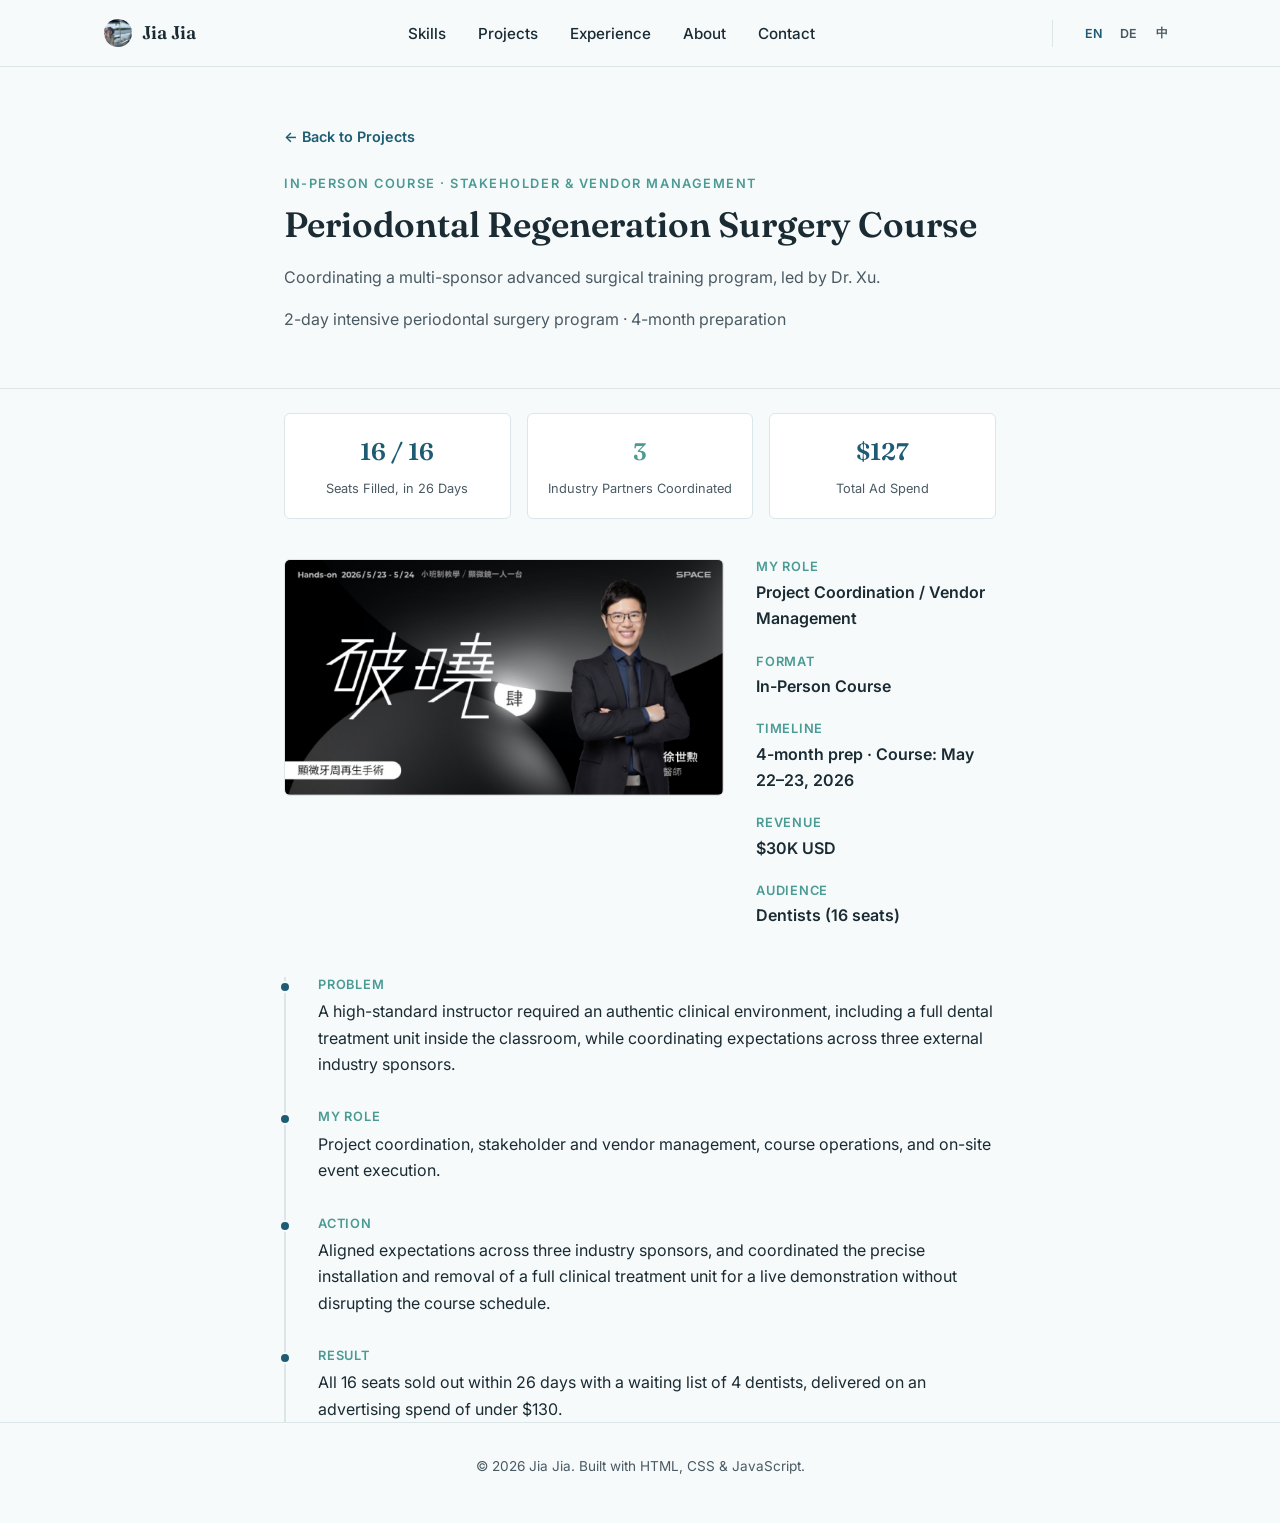
<file: projects/periodontal-regeneration.html>
<!DOCTYPE html>
<html lang="en">
<head>
<script>document.documentElement.classList.add('js');</script>
<meta charset="UTF-8">
<meta name="viewport" content="width=device-width, initial-scale=1.0">
<title>Periodontal Regeneration Surgery Course — Case Study | Jia Jia</title>
<meta name="description" content="Case study: coordinating a multi-sponsor advanced surgical training program, selling out 16 seats within 26 days.">
<link rel="icon" type="image/svg+xml" href="../assets/images/favicon.svg">
<link rel="preconnect" href="https://fonts.googleapis.com">
<link rel="preconnect" href="https://fonts.gstatic.com" crossorigin>
<link href="https://fonts.googleapis.com/css2?family=Fraunces:wght@500;600&family=Inter:wght@400;500;600&display=swap" rel="stylesheet">
<link rel="stylesheet" href="../css/style.css">
</head>
<body data-page="pr">

<header class="site-header">
  <div class="container">
    <a href="../index.html#home" class="site-logo">
      <img src="../assets/images/jia-jia-avatar.jpg" alt="" class="site-logo-avatar">
      Jia Jia
    </a>
    <nav aria-label="Primary">
      <ul class="nav-links">
        <li><a href="../index.html#skills" data-i18n="nav.skills">Skills</a></li>
        <li><a href="../index.html#projects" data-i18n="nav.projects">Projects</a></li>
        <li><a href="../index.html#experience" data-i18n="nav.experience">Experience</a></li>
        <li><a href="../index.html#about" data-i18n="nav.about">About</a></li>
        <li><a href="../index.html#contact" data-i18n="nav.contact">Contact</a></li>
      </ul>
    </nav>
    <div class="lang-switcher" role="group" aria-label="Language">
      <button class="lang-btn is-active" data-lang="en" aria-pressed="true">EN</button>
      <button class="lang-btn" data-lang="de" aria-pressed="false">DE</button>
      <button class="lang-btn" data-lang="zh" aria-pressed="false">中</button>
    </div>
    <button class="nav-toggle" aria-label="Toggle menu" aria-expanded="false">
      <span></span><span></span><span></span>
    </button>
  </div>
</header>

<main class="case-page">
  <section class="case-hero">
    <div class="container">
      <a href="../index.html#projects" class="back-link" data-i18n="common.backToProjects">← Back to Projects</a>
      <span class="section-label" data-i18n="proj.pr.tag">In-Person Course · Stakeholder & Vendor Management</span>
      <h1 class="section-heading" data-i18n="proj.pr.title">Periodontal Regeneration Surgery Course</h1>
      <p class="section-intro" data-i18n="pr.subtitle1">Coordinating a multi-sponsor advanced surgical training program, led by Dr. Xu.</p>
      <p class="section-intro" style="margin-top:8px;" data-i18n="pr.subtitle2">2-day intensive periodontal surgery program · 4-month preparation</p>
    </div>
  </section>

  <div class="container">
    <div class="case-narrative">
      <div class="results-highlight">
        <div class="result-box">
          <span class="num">16 / 16</span>
          <span class="label" data-i18n="pr.stat1">Seats Filled, in 26 Days</span>
        </div>
        <div class="result-box">
          <span class="num">3</span>
          <span class="label" data-i18n="pr.stat2">Industry Partners Coordinated</span>
        </div>
        <div class="result-box">
          <span class="num">$127</span>
          <span class="label" data-i18n="pr.stat3">Total Ad Spend</span>
        </div>
      </div>
    </div>

    <div class="case-cover-row">
      <div class="case-cover">
        <img src="../assets/images/projects/periodontal-regeneration-cover.jpg" alt="Periodontal Regeneration Surgery Course banner">
      </div>
      <div class="case-meta-list">
        <div class="case-meta-item">
          <h4 data-i18n="common.myRole">My Role</h4>
          <p data-i18n="pr.metaRole">Project Coordination / Vendor Management</p>
        </div>
        <div class="case-meta-item">
          <h4 data-i18n="common.format">Format</h4>
          <p data-i18n="pr.metaFormat">In-Person Course</p>
        </div>
        <div class="case-meta-item">
          <h4 data-i18n="common.timeline">Timeline</h4>
          <p data-i18n="pr.metaTimeline">4-month prep · Course: May 22–23, 2026</p>
        </div>
        <div class="case-meta-item">
          <h4 data-i18n="common.revenue">Revenue</h4>
          <p>$30K USD</p>
        </div>
        <div class="case-meta-item">
          <h4 data-i18n="common.audience">Audience</h4>
          <p data-i18n="pr.metaAudience">Dentists (16 seats)</p>
        </div>
      </div>
    </div>

    <div class="case-narrative">
      <div class="story-timeline">
        <div class="story-item">
          <h3 data-i18n="common.problem">Problem</h3>
          <p data-i18n="pr.problem">A high-standard instructor required an authentic clinical environment, including a full dental treatment unit inside the classroom, while coordinating expectations across three external industry sponsors.</p>
        </div>
        <div class="story-item">
          <h3 data-i18n="common.myRole">My Role</h3>
          <p data-i18n="pr.myRole">Project coordination, stakeholder and vendor management, course operations, and on-site event execution.</p>
        </div>
        <div class="story-item">
          <h3 data-i18n="common.action">Action</h3>
          <p data-i18n="pr.action">Aligned expectations across three industry sponsors, and coordinated the precise installation and removal of a full clinical treatment unit for a live demonstration without disrupting the course schedule.</p>
        </div>
        <div class="story-item">
          <h3 data-i18n="common.result">Result</h3>
          <p data-i18n="pr.result">All 16 seats sold out within 26 days with a waiting list of 4 dentists, delivered on an advertising spend of under $130.</p>
        </div>
      </div>
    </div>
  </div>
</main>

<footer class="site-footer">
  <div class="container">
    <p data-i18n="footer.copyright">&copy; 2026 Jia Jia. Built with HTML, CSS &amp; JavaScript.</p>
  </div>
</footer>

<script src="../js/i18n.js"></script>
<script src="../js/main.js"></script>
</body>
</html>
</file>
<file: css/style.css>
/* ========================================
   Design tokens
   ======================================== */
:root {
  --color-bg: #F7FAFB;
  --color-surface: #FFFFFF;
  --color-text: #1A2B33;
  --color-text-muted: #4A5A63;
  --color-accent: #1D5C73;      /* deep ocean blue — primary */
  --color-accent-2: #4A9B94;    /* seaweed green — secondary */
  --color-border: #DCE6E9;

  --font-heading: 'Fraunces', Georgia, serif;
  --font-body: 'Inter', -apple-system, BlinkMacSystemFont, sans-serif;

  --max-width: 1120px;
  --radius: 6px;
  --transition: 0.25s ease;
}

/* ========================================
   Reset
   ======================================== */
*, *::before, *::after { box-sizing: border-box; }
html { scroll-behavior: smooth; }
body {
  margin: 0;
  background: var(--color-bg);
  color: var(--color-text);
  font-family: var(--font-body);
  font-size: 16px;
  line-height: 1.65;
  -webkit-font-smoothing: antialiased;
}
img { max-width: 100%; display: block; height: auto; }
a { color: var(--color-accent); text-decoration: none; }
a:hover { text-decoration: underline; }
h1, h2, h3, h4 {
  font-family: var(--font-heading);
  font-weight: 600;
  line-height: 1.2;
  margin: 0 0 0.5em;
  color: var(--color-text);
}
p { margin: 0 0 1em; }
ul { margin: 0; padding: 0; list-style: none; }
button { font-family: inherit; cursor: pointer; }

.container {
  max-width: var(--max-width);
  margin: 0 auto;
  padding: 0 24px;
}

section { padding: 96px 0; }
@media (max-width: 640px) {
  section { padding: 64px 0; }
}

.section-label {
  display: block;
  font-size: 0.8rem;
  letter-spacing: 0.12em;
  text-transform: uppercase;
  color: var(--color-accent-2);
  font-weight: 600;
  margin-bottom: 0.75em;
}
.section-heading { font-size: clamp(1.6rem, 3vw, 2.2rem); }
.section-intro { max-width: 640px; color: var(--color-text-muted); }

/* ========================================
   Buttons
   ======================================== */
.btn {
  display: inline-flex;
  align-items: center;
  gap: 8px;
  padding: 12px 28px;
  border-radius: var(--radius);
  font-weight: 600;
  font-size: 0.95rem;
  border: 1.5px solid transparent;
  transition: background var(--transition), color var(--transition), border-color var(--transition);
}
.btn:hover { text-decoration: none; }
.btn-primary {
  background: var(--color-accent);
  color: #fff;
}
.btn-primary:hover { background: #164a5d; }
.btn-secondary {
  background: transparent;
  color: var(--color-accent);
  border-color: var(--color-accent);
}
.btn-secondary:hover { background: var(--color-accent); color: #fff; }

/* ========================================
   Header / Nav
   ======================================== */
.site-header {
  position: sticky;
  top: 0;
  z-index: 100;
  background: rgba(247, 250, 251, 0.92);
  backdrop-filter: blur(8px);
  border-bottom: 1px solid var(--color-border);
}
.site-header .container {
  display: flex;
  align-items: center;
  justify-content: space-between;
  padding-top: 18px;
  padding-bottom: 18px;
}
.site-logo {
  display: flex;
  align-items: center;
  gap: 10px;
  font-family: var(--font-heading);
  font-weight: 600;
  font-size: 1.15rem;
  color: var(--color-text);
}
.site-logo:hover { text-decoration: none; }
.site-logo-avatar {
  width: 28px;
  height: 28px;
  border-radius: 50%;
  object-fit: cover;
  flex-shrink: 0;
}
.nav-links {
  display: flex;
  gap: 32px;
}
.nav-links a {
  color: var(--color-text);
  font-size: 0.95rem;
  font-weight: 500;
}
.nav-links a:hover { color: var(--color-accent); text-decoration: none; }
.lang-switcher {
  display: flex;
  align-items: center;
  gap: 2px;
  margin-left: 24px;
  padding-left: 24px;
  border-left: 1px solid var(--color-border);
}
.lang-btn {
  background: none;
  border: none;
  padding: 5px 8px;
  font-family: var(--font-body);
  font-size: 0.78rem;
  font-weight: 600;
  letter-spacing: 0.02em;
  color: var(--color-text-muted);
  cursor: pointer;
  border-radius: 4px;
  transition: color var(--transition), background var(--transition);
}
.lang-btn:hover { color: var(--color-text); }
.lang-btn.is-active { color: var(--color-accent); background: var(--color-bg); }
@media (max-width: 720px) {
  .lang-switcher { margin-left: 12px; padding-left: 12px; }
}
.nav-toggle {
  display: none;
  background: none;
  border: none;
  flex-direction: column;
  gap: 5px;
  padding: 6px;
}
.nav-toggle span {
  width: 24px;
  height: 2px;
  background: var(--color-text);
  display: block;
}

@media (max-width: 720px) {
  .nav-toggle { display: flex; }
  .nav-links {
    position: absolute;
    top: 100%;
    left: 0;
    right: 0;
    background: var(--color-surface);
    border-bottom: 1px solid var(--color-border);
    flex-direction: column;
    gap: 0;
    max-height: 0;
    overflow: hidden;
    transition: max-height var(--transition);
  }
  .nav-links.is-open { max-height: 320px; }
  .nav-links a {
    padding: 16px 24px;
    border-top: 1px solid var(--color-border);
  }
}

/* ========================================
   Hero
   ======================================== */
.hero {
  padding: 88px 0 80px;
}
.hero .container {
  display: grid;
  grid-template-columns: 1.2fr 0.8fr;
  gap: 56px;
  align-items: center;
}
@media (max-width: 800px) {
  .hero .container { grid-template-columns: 1fr; }
  .hero-photo { order: -1; max-width: 220px; margin: 0 auto; }
}
.hero-eyebrow {
  color: var(--color-accent-2);
  font-weight: 600;
  letter-spacing: 0.06em;
  text-transform: uppercase;
  font-size: 0.85rem;
  margin-bottom: 1em;
}
.hero-name {
  display: flex;
  align-items: center;
  gap: 16px;
  margin-bottom: 0.3em;
}
.hero-avatar-wrap {
  width: 44px;
  height: 44px;
  border-radius: 50%;
  overflow: hidden;
  border: 2px solid var(--color-surface);
  box-shadow: 0 0 0 1px var(--color-border);
  flex-shrink: 0;
  display: block;
}
.hero-avatar {
  width: 100%;
  height: 100%;
  object-fit: cover;
}
.hero h1 {
  font-size: clamp(2.1rem, 5vw, 3.2rem);
  margin-bottom: 0;
}
.hero-headline {
  font-size: 1.15rem;
  color: var(--color-accent);
  font-weight: 600;
  margin-bottom: 1em;
}
.hero-intro {
  color: var(--color-text-muted);
  font-size: 1.05rem;
  max-width: 520px;
  margin-bottom: 2em;
}
.hero-actions { display: flex; gap: 16px; flex-wrap: wrap; }
.hero-photo img {
  border-radius: var(--radius);
  border: 1px solid var(--color-border);
}

/* ========================================
   About
   ======================================== */
.about-grid {
  display: grid;
  grid-template-columns: 1fr 1fr;
  gap: 48px;
  align-items: start;
}
@media (max-width: 800px) {
  .about-grid { grid-template-columns: 1fr; }
}
.highlight-list li {
  display: flex;
  gap: 14px;
  padding: 16px 0;
  border-top: 1px solid var(--color-border);
}
.highlight-list li:last-child { border-bottom: 1px solid var(--color-border); }
.highlight-marker {
  color: var(--color-accent);
  font-family: var(--font-heading);
  font-weight: 600;
  font-size: 1.1rem;
}
.highlight-text strong { display: block; margin-bottom: 2px; }
.highlight-text span { color: var(--color-text-muted); font-size: 0.95rem; }

/* ========================================
   Skills
   ======================================== */
.skills-section { background: var(--color-surface); border-top: 1px solid var(--color-border); border-bottom: 1px solid var(--color-border); }
.skills-flip-grid {
  display: grid;
  grid-template-columns: repeat(auto-fit, minmax(260px, 1fr));
  gap: 24px;
  margin-top: 40px;
}
.flip-card {
  height: 320px;
  perspective: 1200px;
  cursor: pointer;
}
.flip-card-inner {
  position: relative;
  width: 100%;
  height: 100%;
  transition: transform 0.6s ease;
  transform-style: preserve-3d;
}
.flip-card.is-flipped .flip-card-inner { transform: rotateY(180deg); }
.flip-card-front,
.flip-card-back {
  position: absolute;
  inset: 0;
  backface-visibility: hidden;
  -webkit-backface-visibility: hidden;
  border-radius: var(--radius);
  border: 1px solid var(--color-border);
  padding: 28px;
  display: flex;
  flex-direction: column;
  justify-content: space-between;
}
.flip-card-front {
  background: var(--color-bg);
  transition: border-color var(--transition);
}
.flip-card:hover .flip-card-front { border-color: var(--color-accent-2); }
.flip-card-front h3 { font-size: 1.25rem; margin: 0; }
.flip-hint { font-size: 0.8rem; color: var(--color-text-muted); }
.flip-card-back {
  background: var(--color-accent);
  border-color: var(--color-accent);
  color: #fff;
  transform: rotateY(180deg);
}
.flip-card-back ul { list-style: disc; padding-left: 1.2em; margin: 0; }
.flip-card-back li { margin-bottom: 8px; }
.flip-card-stat {
  border-top: 1px solid rgba(255, 255, 255, 0.3);
  padding-top: 14px;
  margin-top: 14px;
}
.flip-stat-num {
  display: block;
  font-family: var(--font-heading);
  font-size: 1.6rem;
  font-weight: 600;
  margin-bottom: 4px;
}
.flip-stat-label { font-size: 0.8rem; opacity: 0.9; line-height: 1.4; }

/* ========================================
   Stats banner
   ======================================== */
.stats-banner {
  margin-top: 56px;
  display: grid;
  grid-template-columns: repeat(4, 1fr);
  gap: 24px;
  padding: 40px 32px;
  background: var(--color-text);
  border-radius: var(--radius);
}
@media (max-width: 720px) {
  .stats-banner { grid-template-columns: repeat(2, 1fr); }
}
.stat { text-align: center; }
.stat-number {
  display: block;
  font-family: var(--font-heading);
  font-size: clamp(1.4rem, 3vw, 2rem);
  font-weight: 600;
  margin-bottom: 4px;
}
.stat:nth-child(odd) .stat-number { color: var(--color-accent-2); }
.stat:nth-child(even) .stat-number { color: #ffffff; }
.stat-label {
  color: #C9D6DA;
  font-size: 0.85rem;
}
.highlights-link {
  display: inline-block;
  margin-top: 24px;
}

/* ========================================
   Projects grid
   ======================================== */
.projects-grid {
  display: grid;
  grid-template-columns: repeat(auto-fit, minmax(300px, 1fr));
  gap: 28px;
  margin-top: 48px;
}
.project-card {
  background: var(--color-surface);
  border: 1px solid var(--color-border);
  border-radius: var(--radius);
  overflow: hidden;
  transition: box-shadow var(--transition), transform var(--transition);
}
.project-card:hover {
  box-shadow: 0 12px 28px rgba(26, 43, 51, 0.08);
  transform: translateY(-3px);
}
.project-card-image { aspect-ratio: 4 / 3; overflow: hidden; background: var(--color-bg); }
.project-card-image img { width: 100%; height: 100%; object-fit: cover; }
.project-card-body { padding: 22px 24px 26px; }
.project-card-tag {
  font-size: 0.75rem;
  font-weight: 600;
  letter-spacing: 0.06em;
  text-transform: uppercase;
  color: var(--color-accent-2);
  margin-bottom: 8px;
  display: block;
}
.project-card-body h3 { font-size: 1.15rem; margin-bottom: 8px; }
.project-card-result {
  color: var(--color-text-muted);
  font-size: 0.95rem;
  margin-bottom: 16px;
}
.project-card-highlights {
  list-style: disc;
  margin: 0 0 16px;
  padding-left: 1.1em;
  color: var(--color-text-muted);
  font-size: 0.95rem;
}
.project-card-highlights li {
  margin-bottom: 4px;
}
.project-card-link {
  font-weight: 600;
  font-size: 0.9rem;
}

/* ========================================
   Project carousel
   ======================================== */
.project-carousel { margin-top: 48px; }
.carousel-viewport {
  position: relative;
  border: 1px solid var(--color-border);
  border-radius: var(--radius);
  background: var(--color-surface);
  overflow: hidden;
}
.carousel-slide {
  position: absolute;
  top: 0;
  left: 0;
  right: 0;
  display: grid;
  grid-template-columns: 1fr 1fr;
  gap: 28px;
  padding: 32px;
  opacity: 0;
  pointer-events: none;
  transition: opacity 0.5s ease;
}
.carousel-slide.is-active {
  position: relative;
  opacity: 1;
  pointer-events: auto;
}
.carousel-card {
  display: flex;
  flex-direction: column;
  min-width: 0;
}
.carousel-image-wrap {
  aspect-ratio: 4 / 3;
  background: var(--color-bg);
  border-radius: var(--radius);
  display: flex;
  align-items: center;
  justify-content: center;
  overflow: hidden;
}
.carousel-image-wrap img {
  max-width: 100%;
  max-height: 100%;
  width: auto;
  height: auto;
  object-fit: contain;
  display: block;
}
.carousel-card-body { padding-top: 16px; }
.carousel-card-body h3 { font-size: 1.15rem; margin: 4px 0 8px; }

.carousel-controls {
  display: flex;
  align-items: center;
  justify-content: center;
  gap: 20px;
  margin-top: 24px;
}
.carousel-arrow {
  width: 36px;
  height: 36px;
  border-radius: 50%;
  border: 1px solid var(--color-border);
  background: var(--color-surface);
  color: var(--color-accent);
  font-size: 1.2rem;
  line-height: 1;
  display: flex;
  align-items: center;
  justify-content: center;
  cursor: pointer;
  transition: background var(--transition), color var(--transition), border-color var(--transition);
}
.carousel-arrow:hover { background: var(--color-accent); color: #fff; border-color: var(--color-accent); }
.carousel-dots { display: flex; align-items: center; gap: 8px; }
.dot {
  width: 8px;
  height: 8px;
  border-radius: 50%;
  border: none;
  background: var(--color-border);
  padding: 0;
  cursor: pointer;
  transition: width 0.3s ease, background 0.3s ease;
}
.dot.is-active { width: 22px; border-radius: 4px; background: var(--color-accent); }

@media (max-width: 760px) {
  .carousel-slide { grid-template-columns: 1fr; padding: 20px; gap: 24px; }
}

/* ========================================
   Experience timeline
   ======================================== */
.timeline { margin-top: 48px; border-left: 2px solid var(--color-border); }
.timeline-item {
  position: relative;
  padding: 0 0 40px 32px;
}
.timeline-item:last-child { padding-bottom: 0; }
.timeline-item::before {
  content: '';
  position: absolute;
  left: -7px;
  top: 4px;
  width: 12px;
  height: 12px;
  border-radius: 50%;
  background: var(--color-accent);
  border: 2px solid var(--color-bg);
}
.timeline-date {
  font-size: 0.85rem;
  color: var(--color-accent-2);
  font-weight: 600;
  margin-bottom: 4px;
}
.timeline-item h3 { font-size: 1.1rem; margin-bottom: 2px; }
.timeline-org { color: var(--color-text-muted); font-size: 0.95rem; margin-bottom: 8px; }
.timeline-item ul {
  list-style: disc;
  margin: 8px 0 0;
  padding-left: 1.2em;
}
.timeline-item li {
  color: var(--color-text-muted);
  font-size: 0.95rem;
  margin-bottom: 4px;
}
.placeholder-note {
  display: inline-block;
  margin-top: 8px;
  padding: 4px 10px;
  background: #FCF3E9;
  color: #8A5A1F;
  border: 1px dashed #E0B478;
  border-radius: 4px;
  font-size: 0.8rem;
}

/* ========================================
   Contact
   ======================================== */
.contact-section { background: var(--color-surface); border-top: 1px solid var(--color-border); }
.contact-links {
  display: flex;
  flex-direction: column;
  max-width: 480px;
  margin-top: 40px;
  border-top: 1px solid var(--color-border);
}
.contact-link {
  display: flex;
  align-items: baseline;
  justify-content: space-between;
  gap: 16px;
  padding: 20px 0;
  border-bottom: 1px solid var(--color-border);
  text-decoration: none;
  transition: padding-left var(--transition);
}
.contact-link:hover { padding-left: 8px; text-decoration: none; }
.contact-link-label {
  font-size: 0.8rem;
  text-transform: uppercase;
  letter-spacing: 0.06em;
  color: var(--color-text-muted);
  flex-shrink: 0;
}
.contact-link-value {
  font-weight: 600;
  font-size: 1.05rem;
  color: var(--color-text);
  text-align: right;
}
.contact-link:hover .contact-link-value { color: var(--color-accent); }

/* ========================================
   Footer
   ======================================== */
.site-footer {
  padding: 32px 0;
  text-align: center;
  color: var(--color-text-muted);
  font-size: 0.85rem;
  border-top: 1px solid var(--color-border);
}

/* ========================================
   Case study page
   ======================================== */
.case-hero {
  padding: 56px 0 40px;
  border-bottom: 1px solid var(--color-border);
}
.back-link { font-size: 0.9rem; font-weight: 600; margin-bottom: 24px; display: inline-block; }
.case-meta {
  display: flex;
  flex-wrap: wrap;
  gap: 32px;
  margin-top: 32px;
  padding-top: 28px;
  border-top: 1px solid var(--color-border);
}
.case-meta-item h4 {
  font-size: 0.8rem;
  text-transform: uppercase;
  letter-spacing: 0.06em;
  color: var(--color-accent-2);
  font-family: var(--font-body);
  margin-bottom: 4px;
}
.case-meta-item p { margin: 0; font-weight: 600; }
.case-cover { max-width: 640px; margin: 40px auto; border-radius: var(--radius); overflow: hidden; border: 1px solid var(--color-border); }

.case-cover-row {
  display: grid;
  grid-template-columns: 440px 240px;
  gap: 32px;
  align-items: start;
  justify-content: start;
  margin: 40px 0;
}
.case-cover-row .case-cover { margin: 0; max-width: none; width: 100%; }
.case-meta-list {
  display: flex;
  flex-direction: column;
  gap: 22px;
}
@media (max-width: 760px) {
  .case-cover-row { grid-template-columns: 1fr; justify-content: stretch; }
}
.case-body { display: grid; grid-template-columns: 200px 1fr; gap: 48px; }
@media (max-width: 760px) { .case-body { grid-template-columns: 1fr; } }
.case-nav { position: sticky; top: 100px; align-self: start; }
.case-nav a {
  display: block;
  padding: 8px 0;
  font-size: 0.9rem;
  color: var(--color-text-muted);
  font-weight: 500;
}
.case-nav a:hover { color: var(--color-accent); text-decoration: none; }
.case-content h2 {
  font-size: 1.4rem;
  margin-top: 2.2em;
  scroll-margin-top: 100px;
}
.case-content h2:first-child { margin-top: 0; }
.case-content ul { list-style: disc; padding-left: 1.2em; margin-bottom: 1em; }
.case-content li { margin-bottom: 0.4em; }
.results-highlight {
  display: grid;
  grid-template-columns: repeat(auto-fit, minmax(140px, 1fr));
  gap: 16px;
  margin: 24px 0;
}
.result-box {
  padding: 18px;
  background: var(--color-surface);
  border: 1px solid var(--color-border);
  border-radius: var(--radius);
  text-align: center;
}
.result-box .num {
  display: block;
  font-family: var(--font-heading);
  font-size: 1.5rem;
  font-weight: 600;
  color: var(--color-accent);
  margin-bottom: 2px;
}
.result-box:nth-child(even) .num { color: var(--color-accent-2); }
.result-box .label { font-size: 0.8rem; color: var(--color-text-muted); }

.case-page .container { max-width: 760px; }
.story-timeline { margin-top: 48px; border-left: 2px solid var(--color-border); }
.story-item { position: relative; padding: 0 0 32px 32px; }
.story-item:last-child { padding-bottom: 0; }
.story-item::before {
  content: '';
  position: absolute;
  left: -7px;
  top: 4px;
  width: 12px;
  height: 12px;
  border-radius: 50%;
  background: var(--color-accent);
  border: 2px solid var(--color-bg);
}
.story-item h3 {
  font-size: 0.8rem;
  text-transform: uppercase;
  letter-spacing: 0.06em;
  color: var(--color-accent-2);
  font-family: var(--font-body);
  font-weight: 600;
  margin-bottom: 6px;
}
.story-item p { margin: 0; color: var(--color-text); }

/* ========================================
   Scroll fade-in
   (opacity only applied once JS confirms it can also reveal the
   content again — keeps the page fully visible if JS fails to load)
   ======================================== */
.fade-in {
  transition: opacity 0.6s ease, transform 0.6s ease;
}
html.js .fade-in {
  opacity: 0;
  transform: translateY(16px);
}
html.js .fade-in.is-visible {
  opacity: 1;
  transform: translateY(0);
}
</file>
